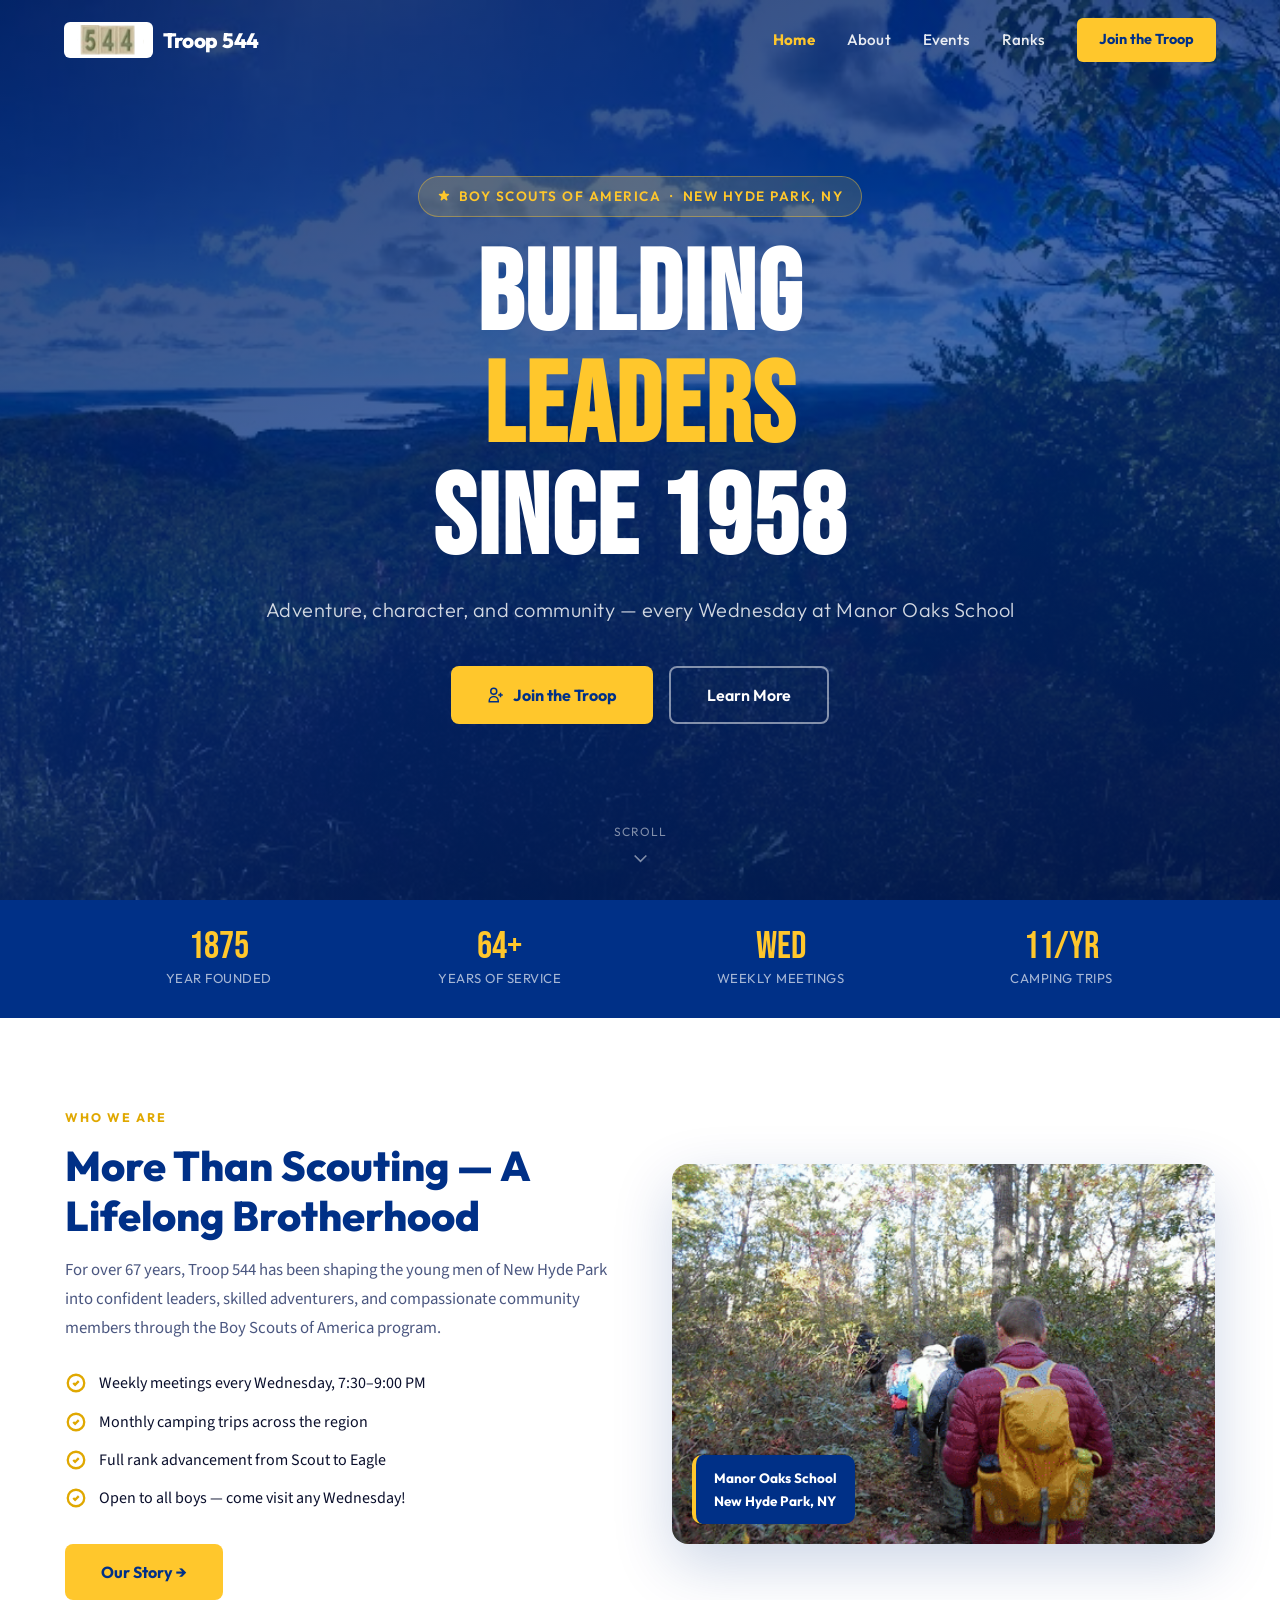
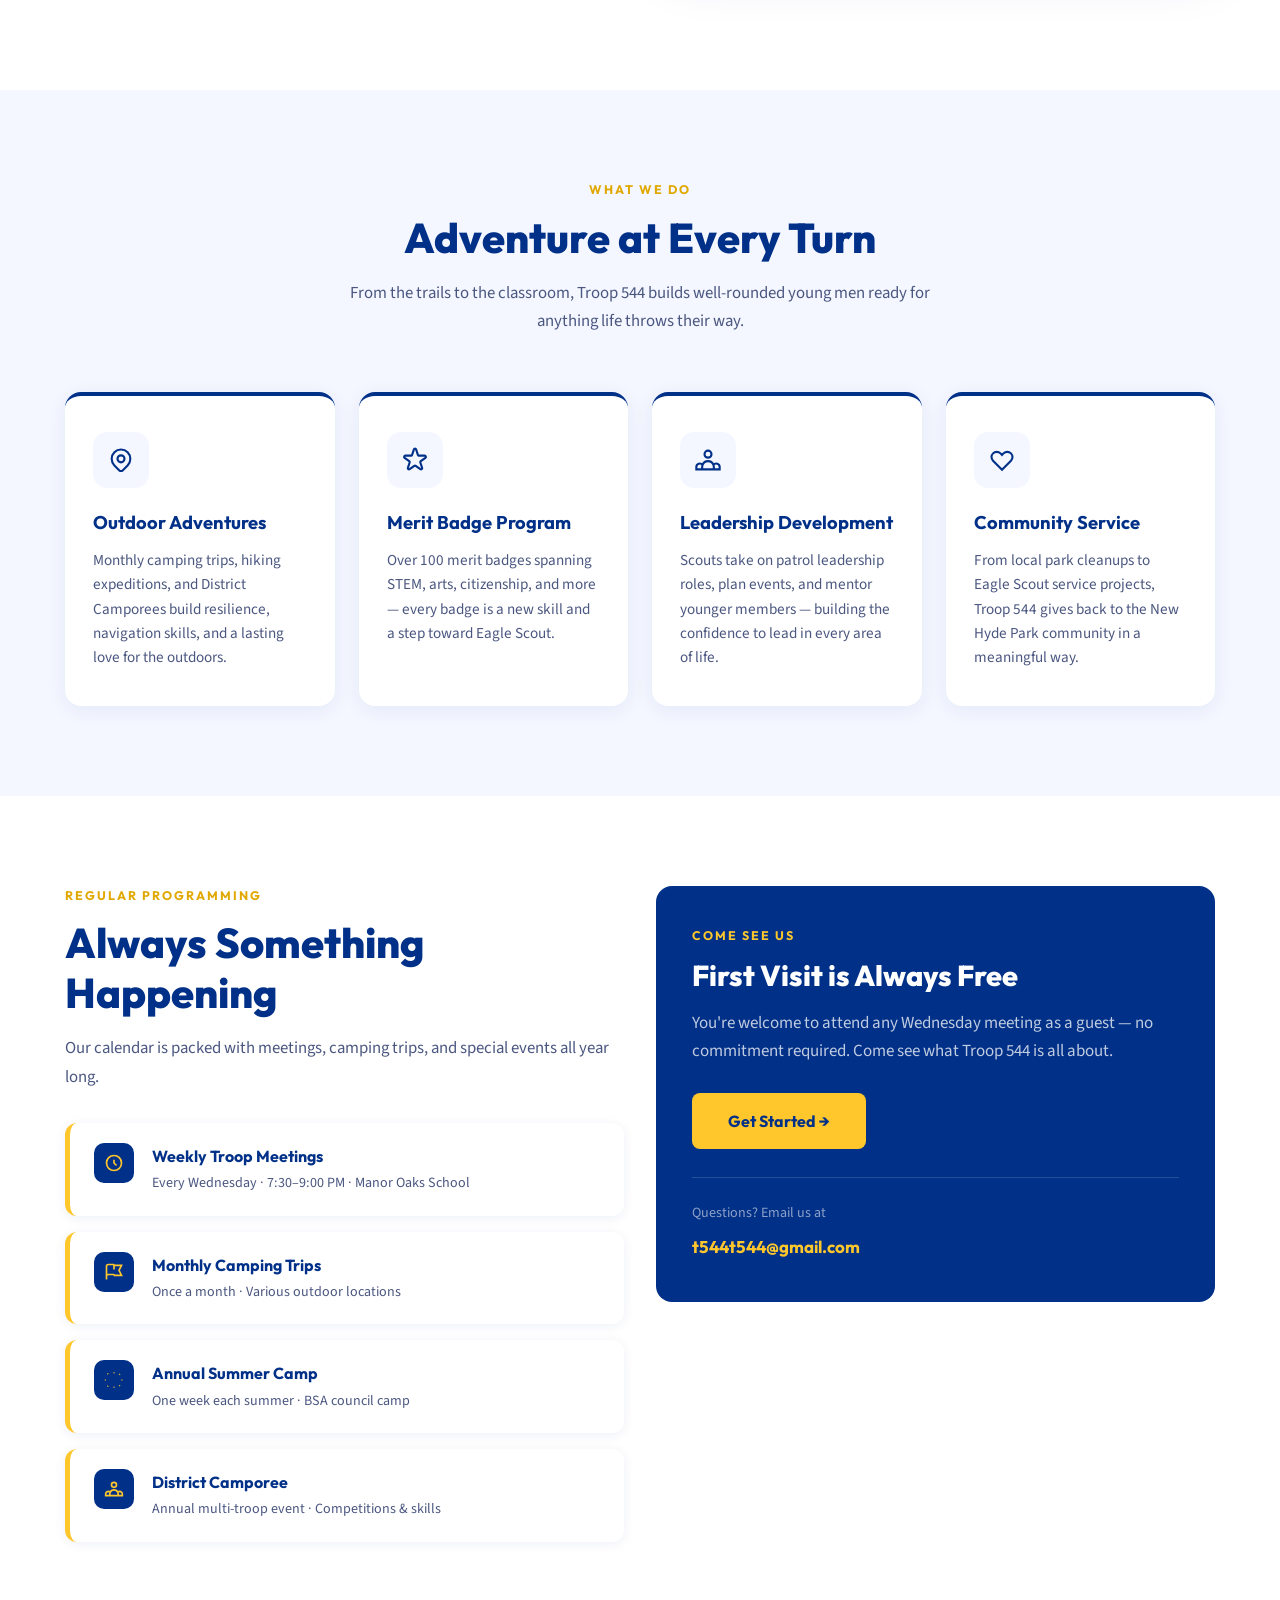
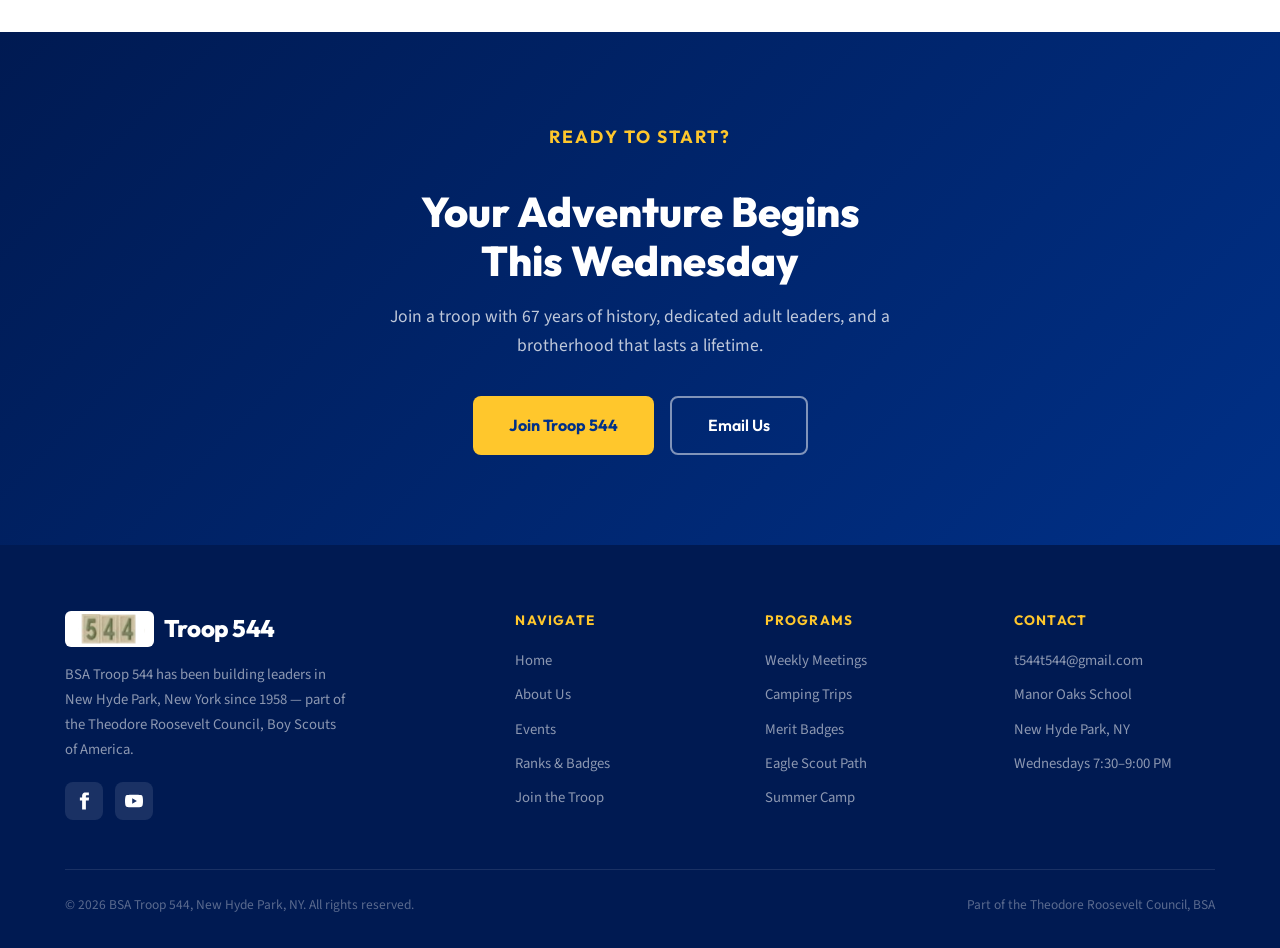
<file: index.html>
<!DOCTYPE html>
<html lang="en">
<head>
  <meta charset="UTF-8">
  <meta name="viewport" content="width=device-width, initial-scale=1.0">
  <title>Troop 544 — Building Leaders Since 1958</title>
  <meta name="description" content="BSA Troop 544 is a Boy Scout troop in New Hyde Park, NY. Weekly meetings, monthly camping, and a lifelong brotherhood since 1958.">
  <link rel="stylesheet" href="style.css">
</head>
<body>

<!-- ── NAVBAR ─────────────────────────────────────────── -->
<nav id="navbar">
  <div class="nav-inner">
    <a href="index.html" class="nav-logo">
      <img src="assets/logo-544.png" alt="Troop 544 Logo">
      Troop 544
    </a>
    <div class="nav-links">
      <a href="index.html" class="nav-link" data-page="index.html">Home</a>
      <a href="about.html" class="nav-link" data-page="about.html">About</a>
      <a href="events.html" class="nav-link" data-page="events.html">Events</a>
      <a href="ranks.html" class="nav-link" data-page="ranks.html">Ranks</a>
      <a href="join.html" class="nav-cta" data-page="join.html">Join the Troop</a>
    </div>
    <button class="hamburger" id="menu-btn" aria-label="Open menu">
      <span></span><span></span><span></span>
    </button>
  </div>
</nav>

<!-- Mobile Menu -->
<div id="mobile-menu">
  <button id="menu-close" style="position:absolute;top:24px;right:24px;background:none;border:none;color:white;font-size:2rem;cursor:pointer;" aria-label="Close menu">✕</button>
  <a href="index.html">Home</a>
  <a href="about.html">About</a>
  <a href="events.html">Events</a>
  <a href="ranks.html">Ranks & Badges</a>
  <a href="join.html">Join the Troop →</a>
</div>

<!-- ── HERO ───────────────────────────────────────────── -->
<section class="hero" aria-label="Hero section">
  <div class="hero-bg"></div>
  <div class="hero-overlay"></div>
  <div class="hero-content">
    <div class="hero-badge">
      <svg width="14" height="14" fill="currentColor" viewBox="0 0 20 20"><path d="M9.049 2.927c.3-.921 1.603-.921 1.902 0l1.07 3.292a1 1 0 00.95.69h3.462c.969 0 1.371 1.24.588 1.81l-2.8 2.034a1 1 0 00-.364 1.118l1.07 3.292c.3.921-.755 1.688-1.54 1.118l-2.8-2.034a1 1 0 00-1.175 0l-2.8 2.034c-.784.57-1.838-.197-1.539-1.118l1.07-3.292a1 1 0 00-.364-1.118L2.98 8.72c-.783-.57-.38-1.81.588-1.81h3.461a1 1 0 00.951-.69l1.07-3.292z"/></svg>
      Boy Scouts of America &nbsp;·&nbsp; New Hyde Park, NY
    </div>
    <h1 class="hero-title">BUILDING<br><span>LEADERS</span><br>SINCE 1958</h1>
    <p class="hero-subtitle">Adventure, character, and community — every Wednesday at Manor Oaks School</p>
    <div class="hero-buttons">
      <a href="join.html" class="btn-primary">
        <svg width="18" height="18" fill="none" stroke="currentColor" stroke-width="2" viewBox="0 0 24 24"><path d="M18 9v3m0 0v3m0-3h3m-3 0h-3m-2-5a4 4 0 11-8 0 4 4 0 018 0zM3 20a6 6 0 0112 0v1H3v-1z"/></svg>
        Join the Troop
      </a>
      <a href="about.html" class="btn-secondary">Learn More</a>
    </div>
  </div>
  <div class="hero-scroll" aria-hidden="true">
    <span>Scroll</span>
    <svg fill="none" stroke="currentColor" stroke-width="2" viewBox="0 0 24 24"><path d="M19 9l-7 7-7-7"/></svg>
  </div>
</section>

<!-- ── STATS BAR ───────────────────────────────────────── -->
<div class="stats-bar">
  <div class="stats-inner">
    <div class="stat-item reveal">
      <div class="stat-number" data-count="1958" data-suffix="">1958</div>
      <div class="stat-label">Year Founded</div>
    </div>
    <div class="stat-item reveal delay-1">
      <div class="stat-number" data-count="67" data-suffix="+">0+</div>
      <div class="stat-label">Years of Service</div>
    </div>
    <div class="stat-item reveal delay-2">
      <div class="stat-number">Wed</div>
      <div class="stat-label">Weekly Meetings</div>
    </div>
    <div class="stat-item reveal delay-3">
      <div class="stat-number" data-count="12" data-suffix="/yr">0/yr</div>
      <div class="stat-label">Camping Trips</div>
    </div>
  </div>
</div>

<!-- ── ABOUT TEASER ───────────────────────────────────── -->
<section style="background: white; padding: 90px 24px;">
  <div class="section-inner">
    <div class="about-grid">
      <div class="about-text reveal-left">
        <p class="section-tag">Who We Are</p>
        <h2 class="section-title">More Than Scouting — A Lifelong Brotherhood</h2>
        <p class="section-sub">For over 67 years, Troop 544 has been shaping the young men of New Hyde Park into confident leaders, skilled adventurers, and compassionate community members through the Boy Scouts of America program.</p>
        <ul class="check-list">
          <li>
            <svg width="22" height="22" fill="none" stroke="currentColor" stroke-width="2.5" viewBox="0 0 24 24"><path d="M9 12l2 2 4-4m6 2a9 9 0 11-18 0 9 9 0 0118 0z"/></svg>
            Weekly meetings every Wednesday, 7:30–9:00 PM
          </li>
          <li>
            <svg width="22" height="22" fill="none" stroke="currentColor" stroke-width="2.5" viewBox="0 0 24 24"><path d="M9 12l2 2 4-4m6 2a9 9 0 11-18 0 9 9 0 0118 0z"/></svg>
            Monthly camping trips across the region
          </li>
          <li>
            <svg width="22" height="22" fill="none" stroke="currentColor" stroke-width="2.5" viewBox="0 0 24 24"><path d="M9 12l2 2 4-4m6 2a9 9 0 11-18 0 9 9 0 0118 0z"/></svg>
            Full rank advancement from Scout to Eagle
          </li>
          <li>
            <svg width="22" height="22" fill="none" stroke="currentColor" stroke-width="2.5" viewBox="0 0 24 24"><path d="M9 12l2 2 4-4m6 2a9 9 0 11-18 0 9 9 0 0118 0z"/></svg>
            Open to all boys — come visit any Wednesday!
          </li>
        </ul>
        <a href="about.html" class="btn-primary" style="display:inline-flex;">Our Story →</a>
      </div>
      <div class="about-img-wrap reveal-right">
        <img src="assets/scouts-hiking.gif" alt="Scouts hiking in the woods" loading="lazy">
        <div class="about-img-badge">
          <strong>Manor Oaks School</strong><br>New Hyde Park, NY
        </div>
      </div>
    </div>
  </div>
</section>

<!-- ── ACTIVITIES ─────────────────────────────────────── -->
<section class="activities">
  <div class="section-inner">
    <div class="activities-header">
      <p class="section-tag reveal">What We Do</p>
      <h2 class="section-title reveal">Adventure at Every Turn</h2>
      <p class="section-sub reveal">From the trails to the classroom, Troop 544 builds well-rounded young men ready for anything life throws their way.</p>
    </div>
    <div class="cards-grid">
      <div class="activity-card reveal">
        <div class="card-icon">
          <svg fill="none" stroke="currentColor" stroke-width="1.8" viewBox="0 0 24 24"><path d="M17.657 16.657L13.414 20.9a1.998 1.998 0 01-2.827 0l-4.244-4.243a8 8 0 1111.314 0z"/><path d="M15 11a3 3 0 11-6 0 3 3 0 016 0z"/></svg>
        </div>
        <h3 class="card-title">Outdoor Adventures</h3>
        <p class="card-desc">Monthly camping trips, hiking expeditions, and District Camporees build resilience, navigation skills, and a lasting love for the outdoors.</p>
      </div>
      <div class="activity-card reveal delay-1">
        <div class="card-icon">
          <svg fill="none" stroke="currentColor" stroke-width="1.8" viewBox="0 0 24 24"><path d="M11.049 2.927c.3-.921 1.603-.921 1.902 0l1.519 4.674a1 1 0 00.95.69h4.915c.969 0 1.371 1.24.588 1.81l-3.976 2.888a1 1 0 00-.363 1.118l1.518 4.674c.3.922-.755 1.688-1.538 1.118l-3.976-2.888a1 1 0 00-1.176 0l-3.976 2.888c-.783.57-1.838-.197-1.538-1.118l1.518-4.674a1 1 0 00-.363-1.118l-3.976-2.888c-.784-.57-.38-1.81.588-1.81h4.914a1 1 0 00.951-.69l1.519-4.674z"/></svg>
        </div>
        <h3 class="card-title">Merit Badge Program</h3>
        <p class="card-desc">Over 100 merit badges spanning STEM, arts, citizenship, and more — every badge is a new skill and a step toward Eagle Scout.</p>
      </div>
      <div class="activity-card reveal delay-2">
        <div class="card-icon">
          <svg fill="none" stroke="currentColor" stroke-width="1.8" viewBox="0 0 24 24"><path d="M17 20h5v-2a3 3 0 00-5.356-1.857M17 20H7m10 0v-2c0-.656-.126-1.283-.356-1.857M7 20H2v-2a3 3 0 015.356-1.857M7 20v-2c0-.656.126-1.283.356-1.857m0 0a5.002 5.002 0 019.288 0M15 7a3 3 0 11-6 0 3 3 0 016 0z"/></svg>
        </div>
        <h3 class="card-title">Leadership Development</h3>
        <p class="card-desc">Scouts take on patrol leadership roles, plan events, and mentor younger members — building the confidence to lead in every area of life.</p>
      </div>
      <div class="activity-card reveal delay-3">
        <div class="card-icon">
          <svg fill="none" stroke="currentColor" stroke-width="1.8" viewBox="0 0 24 24"><path d="M4.318 6.318a4.5 4.5 0 000 6.364L12 20.364l7.682-7.682a4.5 4.5 0 00-6.364-6.364L12 7.636l-1.318-1.318a4.5 4.5 0 00-6.364 0z"/></svg>
        </div>
        <h3 class="card-title">Community Service</h3>
        <p class="card-desc">From local park cleanups to Eagle Scout service projects, Troop 544 gives back to the New Hyde Park community in a meaningful way.</p>
      </div>
    </div>
  </div>
</section>

<!-- ── EVENTS PREVIEW ──────────────────────────────────── -->
<section style="background: white;">
  <div class="section-inner">
    <div class="events-grid">
      <div>
        <p class="section-tag reveal">Regular Programming</p>
        <h2 class="section-title reveal">Always Something Happening</h2>
        <p class="section-sub reveal" style="margin-bottom: 32px;">Our calendar is packed with meetings, camping trips, and special events all year long.</p>
        <div class="event-list">
          <div class="event-item reveal">
            <div class="event-dot">
              <svg fill="none" stroke="currentColor" stroke-width="2" viewBox="0 0 24 24"><path d="M12 8v4l3 3m6-3a9 9 0 11-18 0 9 9 0 0118 0z"/></svg>
            </div>
            <div>
              <div class="event-name">Weekly Troop Meetings</div>
              <div class="event-time">Every Wednesday · 7:30–9:00 PM · Manor Oaks School</div>
            </div>
          </div>
          <div class="event-item reveal delay-1">
            <div class="event-dot">
              <svg fill="none" stroke="currentColor" stroke-width="2" viewBox="0 0 24 24"><path d="M3 21v-4m0 0V5a2 2 0 012-2h6.5l1 1H21l-3 6 3 6h-8.5l-1-1H5a2 2 0 00-2 2zm9-13.5V9"/></svg>
            </div>
            <div>
              <div class="event-name">Monthly Camping Trips</div>
              <div class="event-time">Once a month · Various outdoor locations</div>
            </div>
          </div>
          <div class="event-item reveal delay-2">
            <div class="event-dot">
              <svg fill="none" stroke="currentColor" stroke-width="2" viewBox="0 0 24 24"><path d="M12 3v1m0 16v1M4.22 4.22l.707.707M18.364 18.364l.707.707M1 12h1M21 12h1M4.22 19.778l.707-.707M18.364 5.636l.707-.707"/></svg>
            </div>
            <div>
              <div class="event-name">Annual Summer Camp</div>
              <div class="event-time">One week each summer · BSA council camp</div>
            </div>
          </div>
          <div class="event-item reveal delay-3">
            <div class="event-dot">
              <svg fill="none" stroke="currentColor" stroke-width="2" viewBox="0 0 24 24"><path d="M17 20h5v-2a3 3 0 00-5.356-1.857M17 20H7m10 0v-2c0-.656-.126-1.283-.356-1.857M7 20H2v-2a3 3 0 015.356-1.857M7 20v-2c0-.656.126-1.283.356-1.857m0 0a5.002 5.002 0 019.288 0M15 7a3 3 0 11-6 0 3 3 0 016 0z"/></svg>
            </div>
            <div>
              <div class="event-name">District Camporee</div>
              <div class="event-time">Annual multi-troop event · Competitions & skills</div>
            </div>
          </div>
        </div>
      </div>
      <div class="events-cta-box reveal-right">
        <p class="section-tag" style="color: var(--gold); margin-bottom: 12px;">Come See Us</p>
        <h3 class="section-title" style="color: white; font-size: 1.8rem; margin-bottom: 16px;">First Visit is Always Free</h3>
        <p style="margin-bottom: 28px;">You're welcome to attend any Wednesday meeting as a guest — no commitment required. Come see what Troop 544 is all about.</p>
        <a href="join.html" class="btn-primary" style="display:inline-flex;">Get Started →</a>
        <div style="margin-top: 28px; padding-top: 24px; border-top: 1px solid rgba(255,255,255,0.15);">
          <p style="font-size: 0.88rem; color: rgba(255,255,255,0.55); margin-bottom: 8px;">Questions? Email us at</p>
          <a href="mailto:t544t544@gmail.com" style="color: var(--gold); font-weight: 700; font-family: 'Outfit', sans-serif;">t544t544@gmail.com</a>
        </div>
      </div>
    </div>
  </div>
</section>

<!-- ── JOIN CTA ────────────────────────────────────────── -->
<section class="join-cta">
  <div class="section-inner" style="text-align: center;">
    <p class="section-tag reveal">Ready to Start?</p>
    <h2 class="section-title reveal" style="color: white; margin-bottom: 16px;">Your Adventure Begins<br>This Wednesday</h2>
    <p class="reveal" style="color: rgba(255,255,255,0.75); font-size: 1.1rem; max-width: 580px; margin: 0 auto 36px;">Join a troop with 67 years of history, dedicated adult leaders, and a brotherhood that lasts a lifetime.</p>
    <div class="hero-buttons reveal" style="margin-bottom: 0;">
      <a href="join.html" class="btn-primary">Join Troop 544</a>
      <a href="mailto:t544t544@gmail.com" class="btn-secondary">Email Us</a>
    </div>
  </div>
</section>

<!-- ── FOOTER ─────────────────────────────────────────── -->
<footer>
  <div class="footer-inner">
    <div class="footer-grid">
      <div class="footer-brand">
        <div class="nav-logo" style="margin-bottom: 14px;">
          <img src="assets/logo-544.png" alt="Troop 544" style="height: 36px;">
          Troop 544
        </div>
        <p>BSA Troop 544 has been building leaders in New Hyde Park, New York since 1958 — part of the Theodore Roosevelt Council, Boy Scouts of America.</p>
        <div class="footer-socials">
          <a href="http://www.facebook.com/BSATroop544" target="_blank" rel="noopener" class="social-btn" aria-label="Facebook">
            <svg fill="currentColor" viewBox="0 0 24 24"><path d="M18.77 7.46H14.5v-1.9c0-.9.6-1.1 1-1.1h3V.5h-4.33C10.24.5 9.5 3.44 9.5 5.32v2.15h-3v4h3v12h5v-12h3.85l.42-4z"/></svg>
          </a>
          <a href="http://www.youtube.com/user/BSATroop544" target="_blank" rel="noopener" class="social-btn" aria-label="YouTube">
            <svg fill="currentColor" viewBox="0 0 24 24"><path d="M23.495 6.205a3.007 3.007 0 00-2.088-2.088c-1.87-.501-9.396-.501-9.396-.501s-7.507-.01-9.396.501A3.007 3.007 0 00.527 6.205a31.247 31.247 0 00-.522 5.805 31.247 31.247 0 00.522 5.783 3.007 3.007 0 002.088 2.088c1.868.502 9.396.502 9.396.502s7.506 0 9.396-.502a3.007 3.007 0 002.088-2.088 31.247 31.247 0 00.5-5.783 31.247 31.247 0 00-.5-5.805zM9.609 15.601V8.408l6.264 3.602z"/></svg>
          </a>
        </div>
      </div>
      <div class="footer-col">
        <h4>Navigate</h4>
        <a href="index.html">Home</a>
        <a href="about.html">About Us</a>
        <a href="events.html">Events</a>
        <a href="ranks.html">Ranks & Badges</a>
        <a href="join.html">Join the Troop</a>
      </div>
      <div class="footer-col">
        <h4>Programs</h4>
        <p>Weekly Meetings</p>
        <p>Camping Trips</p>
        <p>Merit Badges</p>
        <p>Eagle Scout Path</p>
        <p>Summer Camp</p>
      </div>
      <div class="footer-col">
        <h4>Contact</h4>
        <a href="mailto:t544t544@gmail.com">t544t544@gmail.com</a>
        <p>Manor Oaks School</p>
        <p>New Hyde Park, NY</p>
        <p>Wednesdays 7:30–9:00 PM</p>
      </div>
    </div>
    <div class="footer-bottom">
      <span>© 2026 BSA Troop 544, New Hyde Park, NY. All rights reserved.</span>
      <span>Part of the Theodore Roosevelt Council, BSA</span>
    </div>
  </div>
</footer>

<script src="app.js"></script>
</body>
</html>
</file>
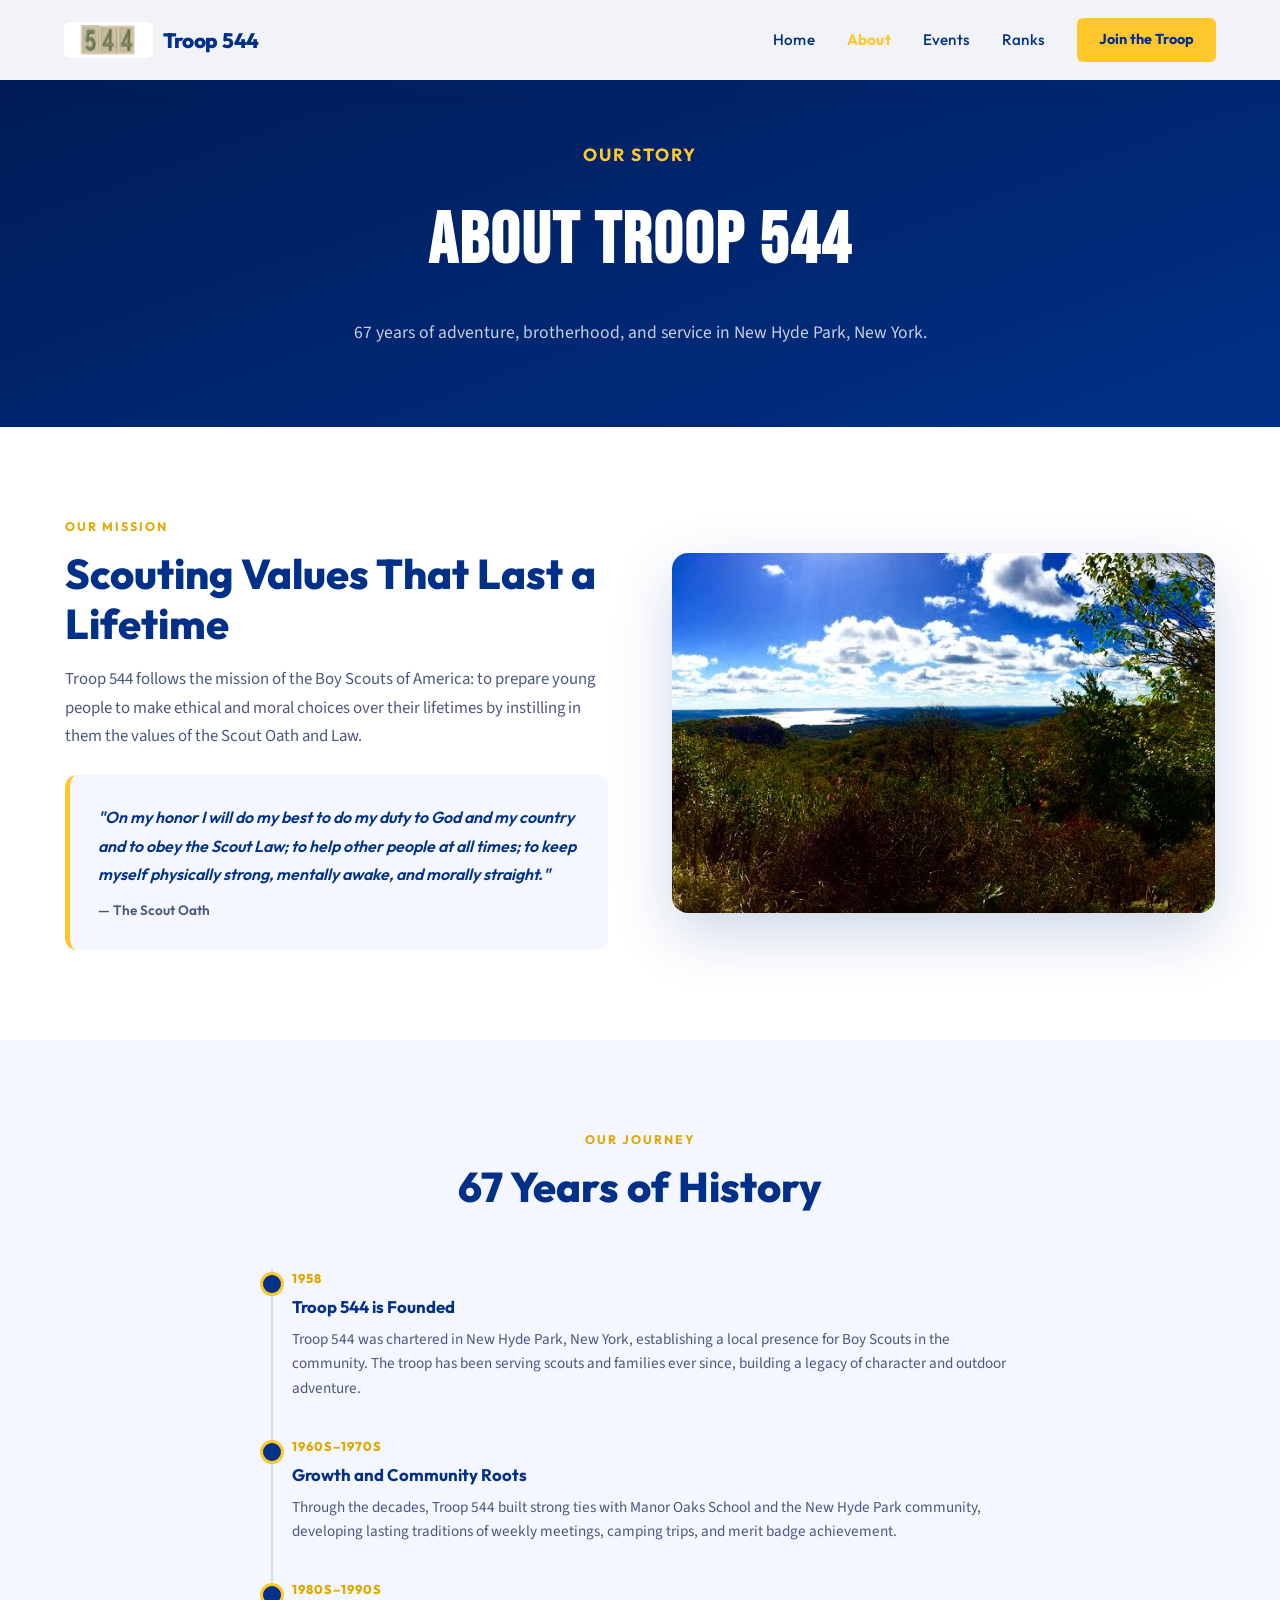
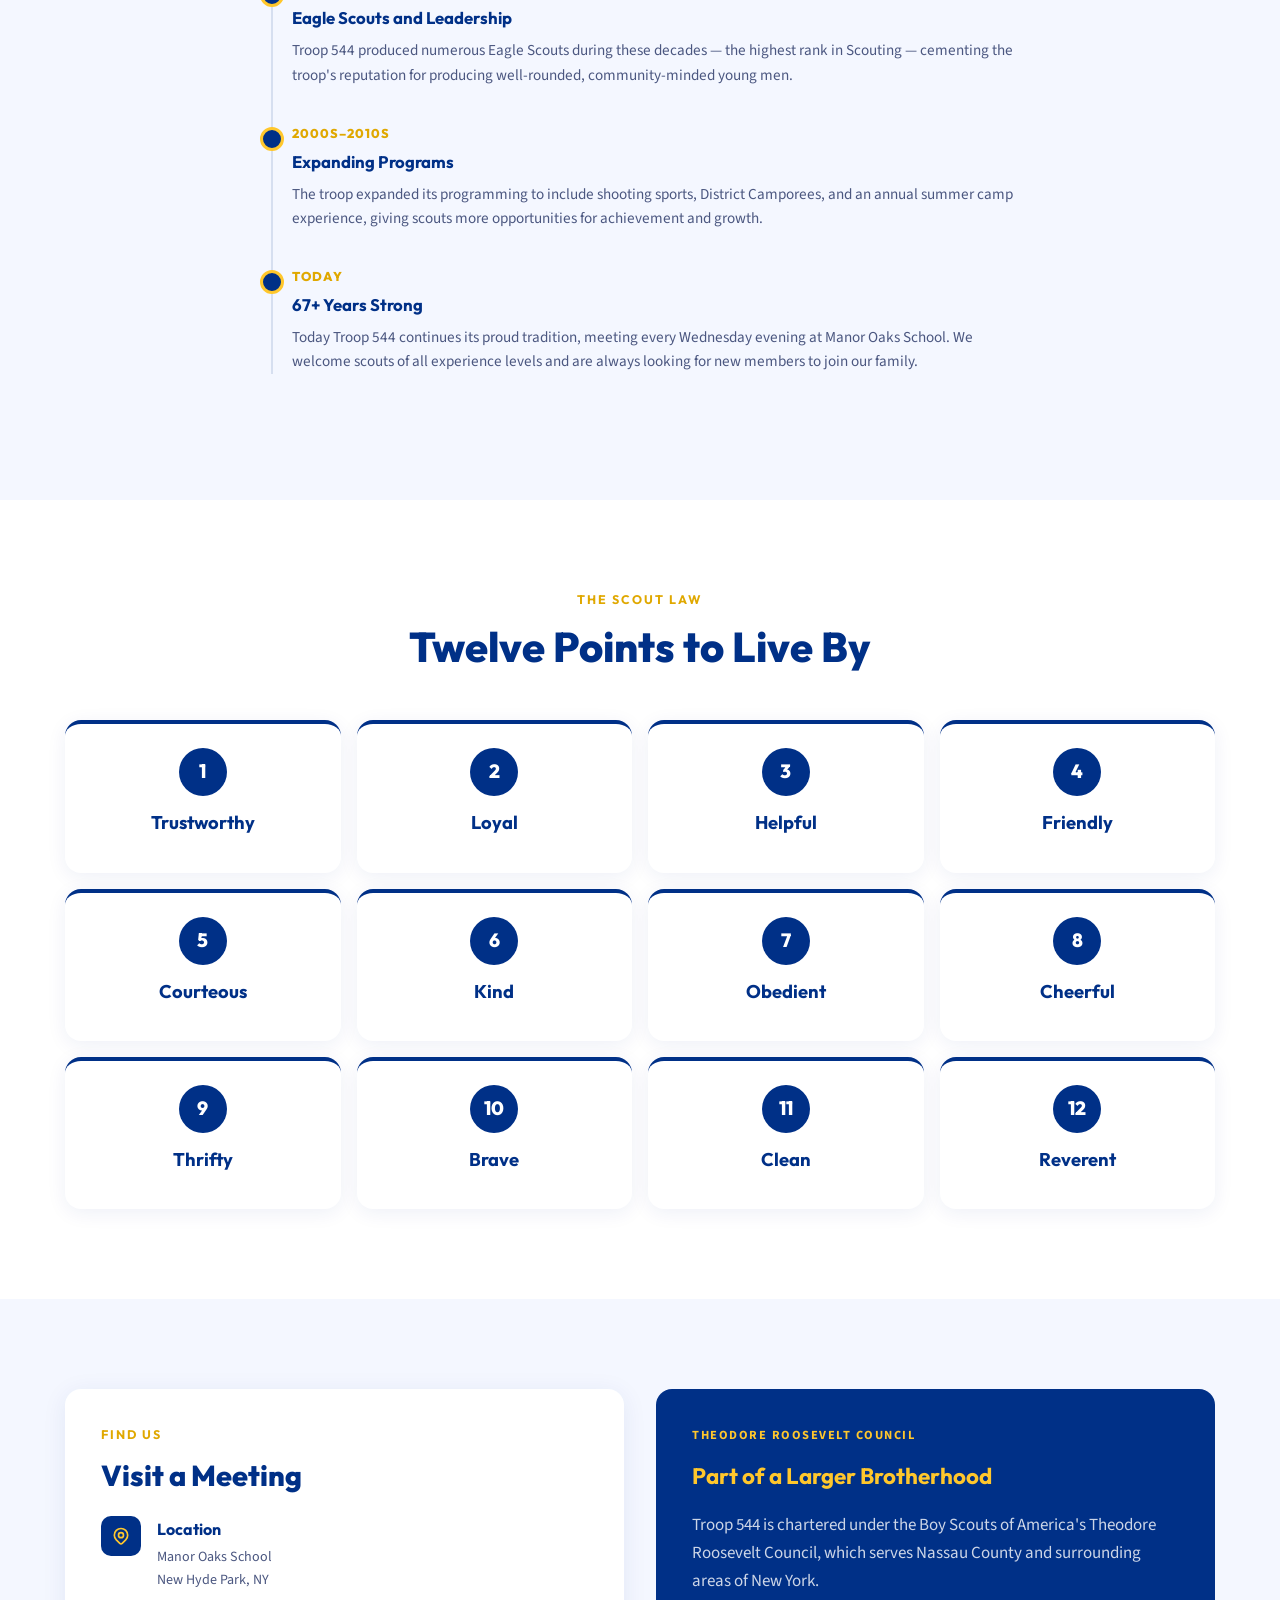
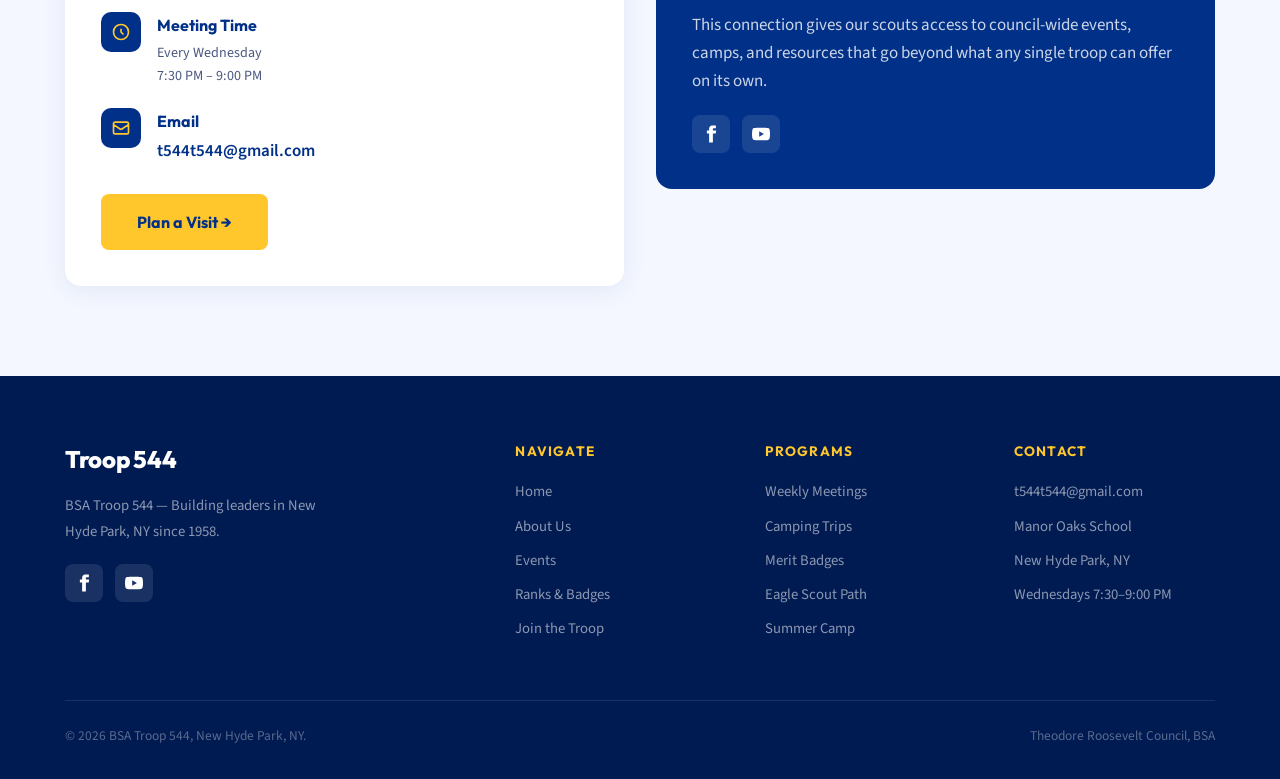
<file: about.html>
<!DOCTYPE html>
<html lang="en">
<head>
  <meta charset="UTF-8">
  <meta name="viewport" content="width=device-width, initial-scale=1.0">
  <title>About — Troop 544 | New Hyde Park, NY</title>
  <meta name="description" content="Learn about BSA Troop 544's 67-year history in New Hyde Park, NY. Our mission, values, and what makes our troop special.">
  <link rel="stylesheet" href="style.css">
</head>
<body>

<nav id="navbar" class="dark-nav">
  <div class="nav-inner">
    <a href="index.html" class="nav-logo">
      <img src="assets/logo-544.png" alt="Troop 544">
      Troop 544
    </a>
    <div class="nav-links">
      <a href="index.html" class="nav-link" data-page="index.html">Home</a>
      <a href="about.html" class="nav-link" data-page="about.html">About</a>
      <a href="events.html" class="nav-link" data-page="events.html">Events</a>
      <a href="ranks.html" class="nav-link" data-page="ranks.html">Ranks</a>
      <a href="join.html" class="nav-cta">Join the Troop</a>
    </div>
    <button class="hamburger" id="menu-btn" aria-label="Open menu"><span></span><span></span><span></span></button>
  </div>
</nav>
<div id="mobile-menu">
  <button id="menu-close" style="position:absolute;top:24px;right:24px;background:none;border:none;color:white;font-size:2rem;cursor:pointer;" aria-label="Close">✕</button>
  <a href="index.html">Home</a>
  <a href="about.html">About</a>
  <a href="events.html">Events</a>
  <a href="ranks.html">Ranks & Badges</a>
  <a href="join.html">Join the Troop →</a>
</div>

<!-- ── PAGE HERO ──────────────────────────────────────── -->
<div class="page-hero">
  <p class="section-tag reveal">Our Story</p>
  <h1 class="reveal">About Troop 544</h1>
  <p class="reveal">67 years of adventure, brotherhood, and service in New Hyde Park, New York.</p>
</div>

<!-- ── MISSION ───────────────────────────────────────── -->
<section style="background: white;">
  <div class="section-inner">
    <div class="about-grid">
      <div class="reveal-left">
        <p class="section-tag">Our Mission</p>
        <h2 class="section-title">Scouting Values That Last a Lifetime</h2>
        <p class="section-sub" style="margin-bottom: 24px;">Troop 544 follows the mission of the Boy Scouts of America: to prepare young people to make ethical and moral choices over their lifetimes by instilling in them the values of the Scout Oath and Law.</p>
        <div style="background: var(--light); border-radius: 12px; padding: 28px; border-left: 5px solid var(--gold);">
          <p style="font-family: 'Outfit', sans-serif; font-weight: 600; color: var(--navy); font-size: 1rem; line-height: 1.8; font-style: italic;">"On my honor I will do my best to do my duty to God and my country and to obey the Scout Law; to help other people at all times; to keep myself physically strong, mentally awake, and morally straight."</p>
          <p style="font-size: 0.85rem; color: var(--muted); margin-top: 10px; font-family: 'Outfit', sans-serif; font-weight: 600;">— The Scout Oath</p>
        </div>
      </div>
      <div class="reveal-right">
        <img src="assets/hero-mountain-lake.jpg" alt="Scenic mountain lake — the kind of places Troop 544 explores" style="border-radius: 16px; box-shadow: 0 20px 60px rgba(0,48,135,0.2); width: 100%; height: 360px; object-fit: cover;">
      </div>
    </div>
  </div>
</section>

<!-- ── HISTORY TIMELINE ───────────────────────────────── -->
<section style="background: var(--light);">
  <div class="section-inner">
    <div style="max-width: 760px; margin: 0 auto;">
      <p class="section-tag reveal" style="text-align: center;">Our Journey</p>
      <h2 class="section-title reveal" style="text-align: center; margin-bottom: 56px;">67 Years of History</h2>
      <div class="timeline">
        <div class="timeline-item reveal">
          <div class="timeline-dot"></div>
          <div class="timeline-year">1958</div>
          <h3>Troop 544 is Founded</h3>
          <p>Troop 544 was chartered in New Hyde Park, New York, establishing a local presence for Boy Scouts in the community. The troop has been serving scouts and families ever since, building a legacy of character and outdoor adventure.</p>
        </div>
        <div class="timeline-item reveal">
          <div class="timeline-dot"></div>
          <div class="timeline-year">1960s–1970s</div>
          <h3>Growth and Community Roots</h3>
          <p>Through the decades, Troop 544 built strong ties with Manor Oaks School and the New Hyde Park community, developing lasting traditions of weekly meetings, camping trips, and merit badge achievement.</p>
        </div>
        <div class="timeline-item reveal">
          <div class="timeline-dot"></div>
          <div class="timeline-year">1980s–1990s</div>
          <h3>Eagle Scouts and Leadership</h3>
          <p>Troop 544 produced numerous Eagle Scouts during these decades — the highest rank in Scouting — cementing the troop's reputation for producing well-rounded, community-minded young men.</p>
        </div>
        <div class="timeline-item reveal">
          <div class="timeline-dot"></div>
          <div class="timeline-year">2000s–2010s</div>
          <h3>Expanding Programs</h3>
          <p>The troop expanded its programming to include shooting sports, District Camporees, and an annual summer camp experience, giving scouts more opportunities for achievement and growth.</p>
        </div>
        <div class="timeline-item reveal">
          <div class="timeline-dot"></div>
          <div class="timeline-year">Today</div>
          <h3>67+ Years Strong</h3>
          <p>Today Troop 544 continues its proud tradition, meeting every Wednesday evening at Manor Oaks School. We welcome scouts of all experience levels and are always looking for new members to join our family.</p>
        </div>
      </div>
    </div>
  </div>
</section>

<!-- ── SCOUT LAW ──────────────────────────────────────── -->
<section style="background: white;">
  <div class="section-inner">
    <p class="section-tag reveal" style="text-align: center;">The Scout Law</p>
    <h2 class="section-title reveal" style="text-align: center; margin-bottom: 48px;">Twelve Points to Live By</h2>
    <div style="display: grid; grid-template-columns: repeat(4, 1fr); gap: 16px;" class="scout-law-grid">
      <div class="activity-card reveal" style="text-align: center; padding: 24px 16px;">
        <div class="rank-num" style="margin: 0 auto 12px;">1</div>
        <div class="card-title">Trustworthy</div>
      </div>
      <div class="activity-card reveal delay-1" style="text-align: center; padding: 24px 16px;">
        <div class="rank-num" style="margin: 0 auto 12px;">2</div>
        <div class="card-title">Loyal</div>
      </div>
      <div class="activity-card reveal delay-2" style="text-align: center; padding: 24px 16px;">
        <div class="rank-num" style="margin: 0 auto 12px;">3</div>
        <div class="card-title">Helpful</div>
      </div>
      <div class="activity-card reveal delay-3" style="text-align: center; padding: 24px 16px;">
        <div class="rank-num" style="margin: 0 auto 12px;">4</div>
        <div class="card-title">Friendly</div>
      </div>
      <div class="activity-card reveal" style="text-align: center; padding: 24px 16px;">
        <div class="rank-num" style="margin: 0 auto 12px;">5</div>
        <div class="card-title">Courteous</div>
      </div>
      <div class="activity-card reveal delay-1" style="text-align: center; padding: 24px 16px;">
        <div class="rank-num" style="margin: 0 auto 12px;">6</div>
        <div class="card-title">Kind</div>
      </div>
      <div class="activity-card reveal delay-2" style="text-align: center; padding: 24px 16px;">
        <div class="rank-num" style="margin: 0 auto 12px;">7</div>
        <div class="card-title">Obedient</div>
      </div>
      <div class="activity-card reveal delay-3" style="text-align: center; padding: 24px 16px;">
        <div class="rank-num" style="margin: 0 auto 12px;">8</div>
        <div class="card-title">Cheerful</div>
      </div>
      <div class="activity-card reveal" style="text-align: center; padding: 24px 16px;">
        <div class="rank-num" style="margin: 0 auto 12px;">9</div>
        <div class="card-title">Thrifty</div>
      </div>
      <div class="activity-card reveal delay-1" style="text-align: center; padding: 24px 16px;">
        <div class="rank-num" style="margin: 0 auto 12px;">10</div>
        <div class="card-title">Brave</div>
      </div>
      <div class="activity-card reveal delay-2" style="text-align: center; padding: 24px 16px;">
        <div class="rank-num" style="margin: 0 auto 12px;">11</div>
        <div class="card-title">Clean</div>
      </div>
      <div class="activity-card reveal delay-3" style="text-align: center; padding: 24px 16px;">
        <div class="rank-num" style="margin: 0 auto 12px;">12</div>
        <div class="card-title">Reverent</div>
      </div>
    </div>
  </div>
</section>

<!-- ── CONTACT INFO ───────────────────────────────────── -->
<section style="background: var(--light);">
  <div class="section-inner">
    <div style="display: grid; grid-template-columns: 1fr 1fr; gap: 32px; align-items: start;" class="contact-grid">
      <div class="info-card reveal-left">
        <p class="section-tag">Find Us</p>
        <h2 class="section-title" style="font-size: 1.8rem; margin-bottom: 24px;">Visit a Meeting</h2>
        <div style="display: flex; flex-direction: column; gap: 20px;">
          <div style="display: flex; gap: 16px; align-items: flex-start;">
            <div class="event-dot" style="flex-shrink: 0;">
              <svg fill="none" stroke="currentColor" stroke-width="2" viewBox="0 0 24 24" width="20" height="20"><path d="M17.657 16.657L13.414 20.9a1.998 1.998 0 01-2.827 0l-4.244-4.243a8 8 0 1111.314 0z"/><path d="M15 11a3 3 0 11-6 0 3 3 0 016 0z"/></svg>
            </div>
            <div>
              <div class="event-name">Location</div>
              <div class="event-time">Manor Oaks School<br>New Hyde Park, NY</div>
            </div>
          </div>
          <div style="display: flex; gap: 16px; align-items: flex-start;">
            <div class="event-dot" style="flex-shrink: 0;">
              <svg fill="none" stroke="currentColor" stroke-width="2" viewBox="0 0 24 24" width="20" height="20"><path d="M12 8v4l3 3m6-3a9 9 0 11-18 0 9 9 0 0118 0z"/></svg>
            </div>
            <div>
              <div class="event-name">Meeting Time</div>
              <div class="event-time">Every Wednesday<br>7:30 PM – 9:00 PM</div>
            </div>
          </div>
          <div style="display: flex; gap: 16px; align-items: flex-start;">
            <div class="event-dot" style="flex-shrink: 0;">
              <svg fill="none" stroke="currentColor" stroke-width="2" viewBox="0 0 24 24" width="20" height="20"><path d="M3 8l7.89 5.26a2 2 0 002.22 0L21 8M5 19h14a2 2 0 002-2V7a2 2 0 00-2-2H5a2 2 0 00-2 2v10a2 2 0 002 2z"/></svg>
            </div>
            <div>
              <div class="event-name">Email</div>
              <a href="mailto:t544t544@gmail.com" style="color: var(--navy); font-weight: 600;">t544t544@gmail.com</a>
            </div>
          </div>
        </div>
        <div style="margin-top: 28px;">
          <a href="join.html" class="btn-primary" style="display: inline-flex;">Plan a Visit →</a>
        </div>
      </div>
      <div class="info-highlight reveal-right">
        <p style="font-size: 0.78rem; font-weight: 700; letter-spacing: 1.5px; text-transform: uppercase; color: var(--gold); margin-bottom: 12px;">Theodore Roosevelt Council</p>
        <h3 style="font-size: 1.4rem; margin-bottom: 16px;">Part of a Larger Brotherhood</h3>
        <p style="margin-bottom: 16px;">Troop 544 is chartered under the Boy Scouts of America's Theodore Roosevelt Council, which serves Nassau County and surrounding areas of New York.</p>
        <p style="margin-bottom: 16px;">This connection gives our scouts access to council-wide events, camps, and resources that go beyond what any single troop can offer on its own.</p>
        <div class="footer-socials" style="margin-top: 20px;">
          <a href="http://www.facebook.com/BSATroop544" target="_blank" rel="noopener" class="social-btn" aria-label="Facebook"><svg fill="currentColor" viewBox="0 0 24 24"><path d="M18.77 7.46H14.5v-1.9c0-.9.6-1.1 1-1.1h3V.5h-4.33C10.24.5 9.5 3.44 9.5 5.32v2.15h-3v4h3v12h5v-12h3.85l.42-4z"/></svg></a>
          <a href="http://www.youtube.com/user/BSATroop544" target="_blank" rel="noopener" class="social-btn" aria-label="YouTube"><svg fill="currentColor" viewBox="0 0 24 24"><path d="M23.495 6.205a3.007 3.007 0 00-2.088-2.088c-1.87-.501-9.396-.501-9.396-.501s-7.507-.01-9.396.501A3.007 3.007 0 00.527 6.205a31.247 31.247 0 00-.522 5.805 31.247 31.247 0 00.522 5.783 3.007 3.007 0 002.088 2.088c1.868.502 9.396.502 9.396.502s7.506 0 9.396-.502a3.007 3.007 0 002.088-2.088 31.247 31.247 0 00.5-5.783 31.247 31.247 0 00-.5-5.805zM9.609 15.601V8.408l6.264 3.602z"/></svg></a>
        </div>
      </div>
    </div>
  </div>
</section>

<footer>
  <div class="footer-inner">
    <div class="footer-grid">
      <div class="footer-brand">
        <div class="nav-logo" style="margin-bottom: 14px;">Troop 544</div>
        <p>BSA Troop 544 — Building leaders in New Hyde Park, NY since 1958.</p>
        <div class="footer-socials" style="margin-top: 16px;">
          <a href="http://www.facebook.com/BSATroop544" target="_blank" rel="noopener" class="social-btn" aria-label="Facebook"><svg fill="currentColor" viewBox="0 0 24 24"><path d="M18.77 7.46H14.5v-1.9c0-.9.6-1.1 1-1.1h3V.5h-4.33C10.24.5 9.5 3.44 9.5 5.32v2.15h-3v4h3v12h5v-12h3.85l.42-4z"/></svg></a>
          <a href="http://www.youtube.com/user/BSATroop544" target="_blank" rel="noopener" class="social-btn" aria-label="YouTube"><svg fill="currentColor" viewBox="0 0 24 24"><path d="M23.495 6.205a3.007 3.007 0 00-2.088-2.088c-1.87-.501-9.396-.501-9.396-.501s-7.507-.01-9.396.501A3.007 3.007 0 00.527 6.205a31.247 31.247 0 00-.522 5.805 31.247 31.247 0 00.522 5.783 3.007 3.007 0 002.088 2.088c1.868.502 9.396.502 9.396.502s7.506 0 9.396-.502a3.007 3.007 0 002.088-2.088 31.247 31.247 0 00.5-5.783 31.247 31.247 0 00-.5-5.805zM9.609 15.601V8.408l6.264 3.602z"/></svg></a>
        </div>
      </div>
      <div class="footer-col"><h4>Navigate</h4><a href="index.html">Home</a><a href="about.html">About Us</a><a href="events.html">Events</a><a href="ranks.html">Ranks & Badges</a><a href="join.html">Join the Troop</a></div>
      <div class="footer-col"><h4>Programs</h4><p>Weekly Meetings</p><p>Camping Trips</p><p>Merit Badges</p><p>Eagle Scout Path</p><p>Summer Camp</p></div>
      <div class="footer-col"><h4>Contact</h4><a href="mailto:t544t544@gmail.com">t544t544@gmail.com</a><p>Manor Oaks School</p><p>New Hyde Park, NY</p><p>Wednesdays 7:30–9:00 PM</p></div>
    </div>
    <div class="footer-bottom">
      <span>© 2026 BSA Troop 544, New Hyde Park, NY.</span>
      <span>Theodore Roosevelt Council, BSA</span>
    </div>
  </div>
</footer>

<style>
  @media (max-width: 768px) {
    .scout-law-grid { grid-template-columns: repeat(3, 1fr) !important; }
    .contact-grid { grid-template-columns: 1fr !important; }
  }
</style>
<script src="app.js"></script>
</body>
</html>
</file>
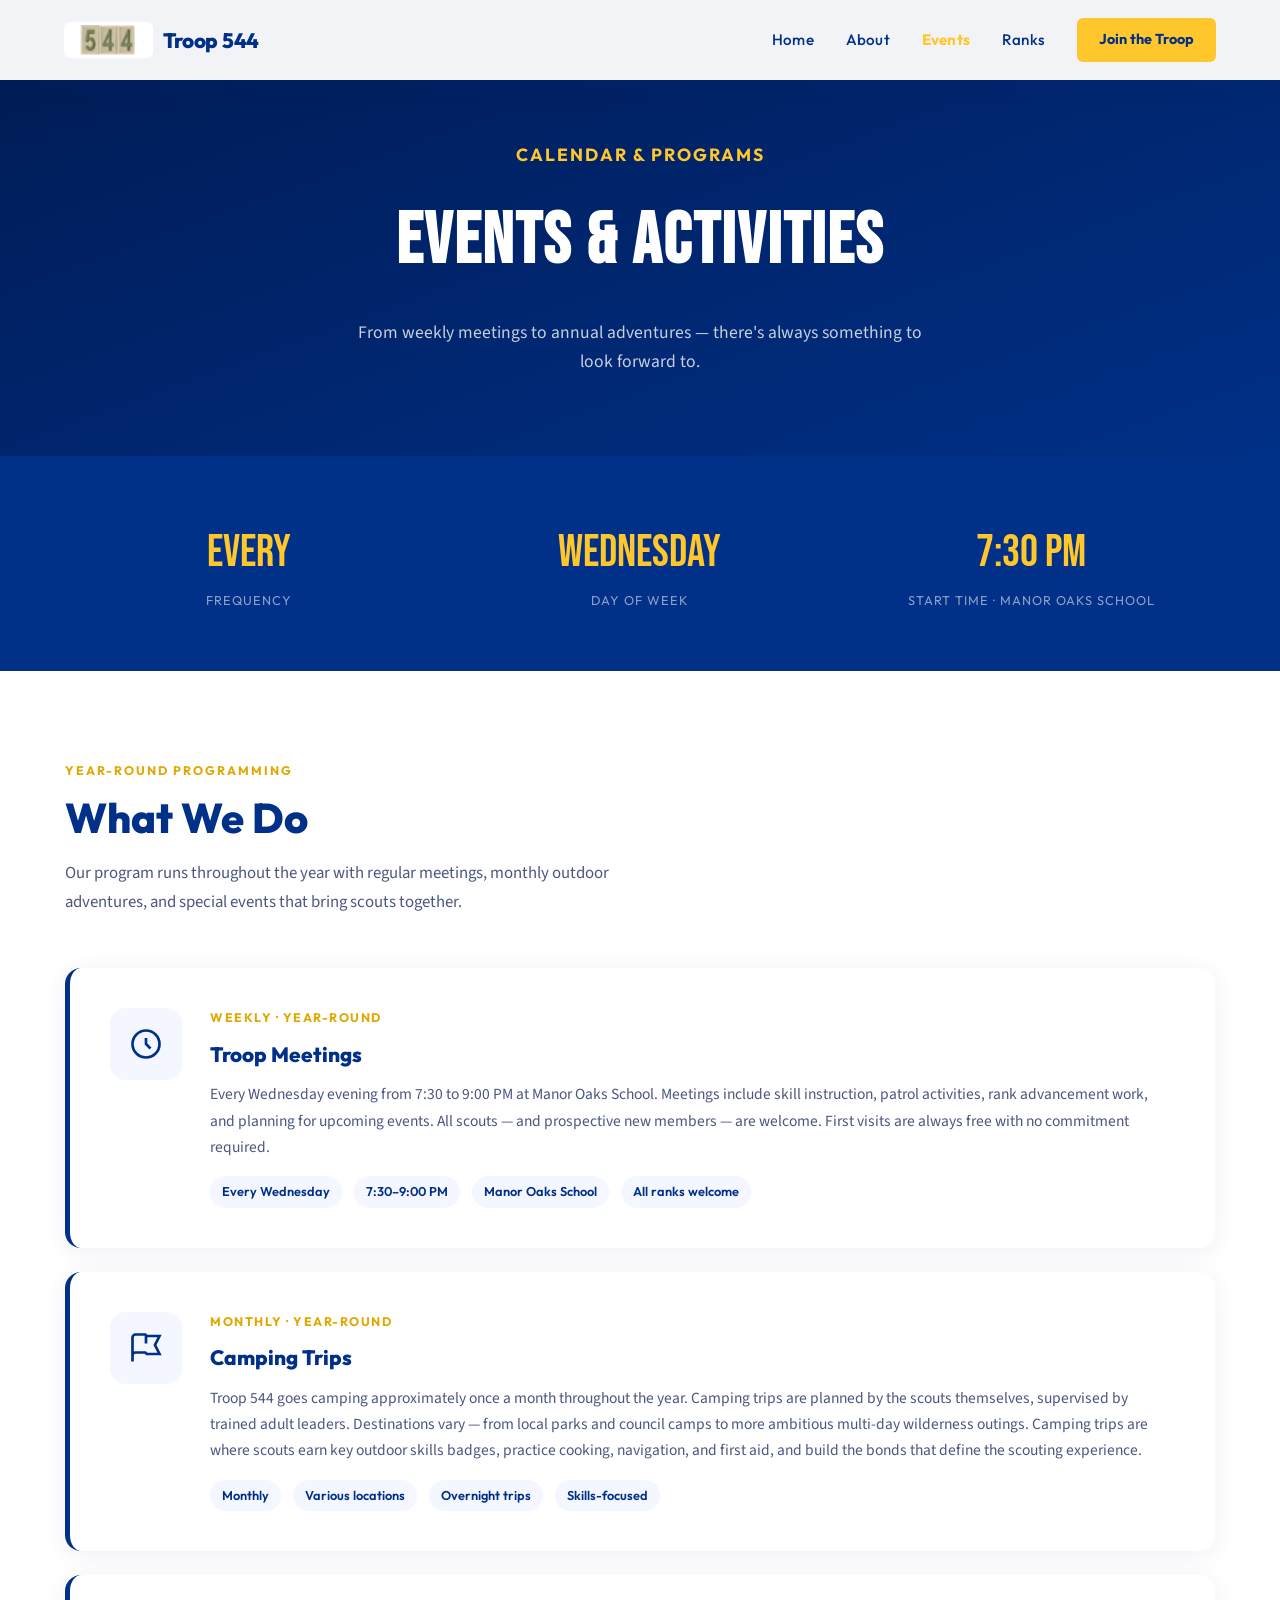
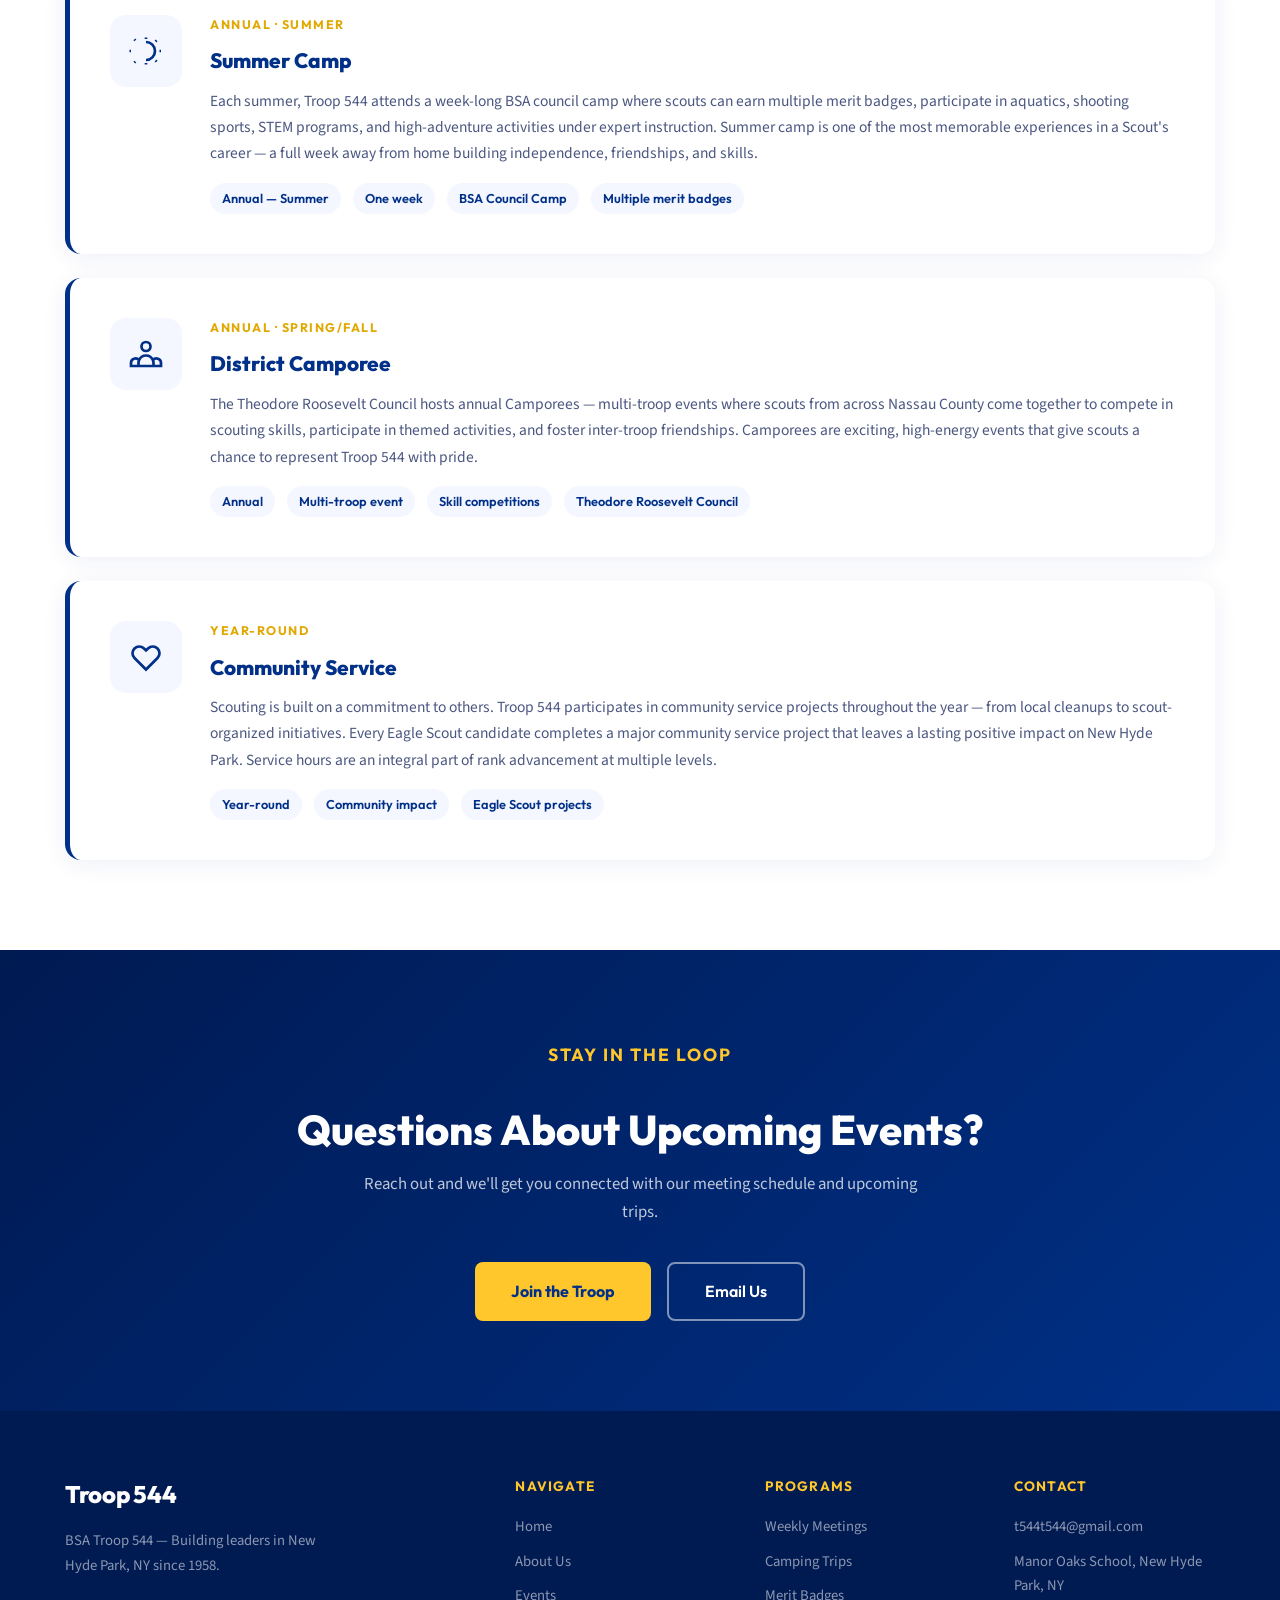
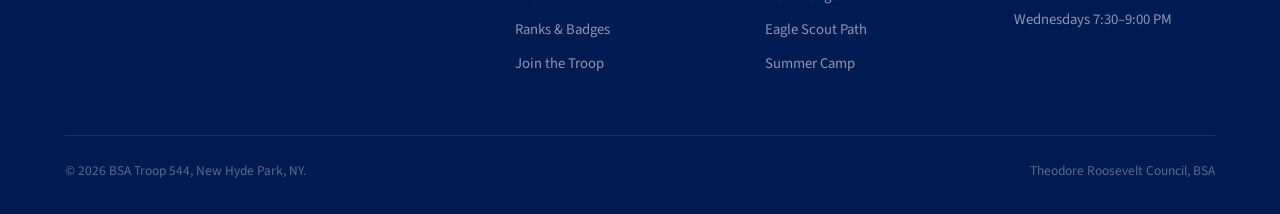
<file: events.html>
<!DOCTYPE html>
<html lang="en">
<head>
  <meta charset="UTF-8">
  <meta name="viewport" content="width=device-width, initial-scale=1.0">
  <title>Events — Troop 544 | New Hyde Park, NY</title>
  <meta name="description" content="Troop 544's events and programs: weekly Wednesday meetings, monthly camping trips, summer camp, and District Camporees.">
  <link rel="stylesheet" href="style.css">
  <style>
    .program-card { background: white; border-radius: 16px; padding: 40px; box-shadow: 0 4px 24px rgba(0,48,135,0.07); display: grid; grid-template-columns: 72px 1fr; gap: 28px; align-items: start; transition: box-shadow 0.3s, transform 0.3s; border-left: 5px solid var(--navy); }
    .program-card:hover { transform: translateY(-4px); box-shadow: 0 12px 36px rgba(0,48,135,0.13); border-left-color: var(--gold); }
    .program-icon { width: 72px; height: 72px; background: var(--light); border-radius: 16px; display: flex; align-items: center; justify-content: center; flex-shrink: 0; }
    .program-icon svg { width: 36px; height: 36px; color: var(--navy); }
    .program-meta { font-family: 'Outfit', sans-serif; font-weight: 700; font-size: 0.78rem; color: var(--gold-dark); letter-spacing: 1.5px; text-transform: uppercase; margin-bottom: 8px; }
    .program-title { font-family: 'Outfit', sans-serif; font-weight: 800; font-size: 1.3rem; color: var(--navy); margin-bottom: 10px; }
    .program-desc { color: var(--muted); line-height: 1.7; font-size: 0.97rem; margin-bottom: 16px; }
    .program-details { display: flex; flex-wrap: wrap; gap: 12px; }
    .prog-tag { background: var(--light); color: var(--navy); font-family: 'Outfit', sans-serif; font-weight: 600; font-size: 0.8rem; padding: 5px 12px; border-radius: 20px; }
    @media (max-width: 600px) {
      .program-card { grid-template-columns: 1fr; gap: 16px; }
      .program-icon { width: 56px; height: 56px; }
    }
  </style>
</head>
<body>

<nav id="navbar" class="dark-nav">
  <div class="nav-inner">
    <a href="index.html" class="nav-logo">
      <img src="assets/logo-544.png" alt="Troop 544">
      Troop 544
    </a>
    <div class="nav-links">
      <a href="index.html" class="nav-link" data-page="index.html">Home</a>
      <a href="about.html" class="nav-link" data-page="about.html">About</a>
      <a href="events.html" class="nav-link" data-page="events.html">Events</a>
      <a href="ranks.html" class="nav-link" data-page="ranks.html">Ranks</a>
      <a href="join.html" class="nav-cta">Join the Troop</a>
    </div>
    <button class="hamburger" id="menu-btn" aria-label="Open menu"><span></span><span></span><span></span></button>
  </div>
</nav>
<div id="mobile-menu">
  <button id="menu-close" style="position:absolute;top:24px;right:24px;background:none;border:none;color:white;font-size:2rem;cursor:pointer;">✕</button>
  <a href="index.html">Home</a>
  <a href="about.html">About</a>
  <a href="events.html">Events</a>
  <a href="ranks.html">Ranks & Badges</a>
  <a href="join.html">Join the Troop →</a>
</div>

<div class="page-hero">
  <p class="section-tag reveal">Calendar & Programs</p>
  <h1 class="reveal">Events & Activities</h1>
  <p class="reveal">From weekly meetings to annual adventures — there's always something to look forward to.</p>
</div>

<!-- ── WEEKLY MEETINGS ─────────────────────────────────── -->
<section style="background: var(--navy); padding: 60px 24px;">
  <div class="section-inner">
    <div style="display: grid; grid-template-columns: 1fr 1fr 1fr; gap: 24px; text-align: center;">
      <div class="reveal">
        <div style="font-family: 'Bebas Neue', sans-serif; font-size: 2.8rem; color: var(--gold);">Every</div>
        <div style="font-family: 'Outfit', sans-serif; font-size: 0.8rem; text-transform: uppercase; letter-spacing: 1px; color: rgba(255,255,255,0.55);">Frequency</div>
      </div>
      <div class="reveal delay-1">
        <div style="font-family: 'Bebas Neue', sans-serif; font-size: 2.8rem; color: var(--gold);">Wednesday</div>
        <div style="font-family: 'Outfit', sans-serif; font-size: 0.8rem; text-transform: uppercase; letter-spacing: 1px; color: rgba(255,255,255,0.55);">Day of Week</div>
      </div>
      <div class="reveal delay-2">
        <div style="font-family: 'Bebas Neue', sans-serif; font-size: 2.8rem; color: var(--gold);">7:30 PM</div>
        <div style="font-family: 'Outfit', sans-serif; font-size: 0.8rem; text-transform: uppercase; letter-spacing: 1px; color: rgba(255,255,255,0.55);">Start Time · Manor Oaks School</div>
      </div>
    </div>
  </div>
</section>

<!-- ── PROGRAMS ────────────────────────────────────────── -->
<section style="background: white;">
  <div class="section-inner">
    <p class="section-tag reveal">Year-Round Programming</p>
    <h2 class="section-title reveal">What We Do</h2>
    <p class="section-sub reveal" style="margin-bottom: 52px;">Our program runs throughout the year with regular meetings, monthly outdoor adventures, and special events that bring scouts together.</p>

    <div style="display: flex; flex-direction: column; gap: 24px;">

      <div class="program-card reveal">
        <div class="program-icon">
          <svg fill="none" stroke="currentColor" stroke-width="1.8" viewBox="0 0 24 24"><path d="M12 8v4l3 3m6-3a9 9 0 11-18 0 9 9 0 0118 0z"/></svg>
        </div>
        <div>
          <div class="program-meta">Weekly · Year-Round</div>
          <div class="program-title">Troop Meetings</div>
          <div class="program-desc">Every Wednesday evening from 7:30 to 9:00 PM at Manor Oaks School. Meetings include skill instruction, patrol activities, rank advancement work, and planning for upcoming events. All scouts — and prospective new members — are welcome. First visits are always free with no commitment required.</div>
          <div class="program-details">
            <span class="prog-tag">Every Wednesday</span>
            <span class="prog-tag">7:30–9:00 PM</span>
            <span class="prog-tag">Manor Oaks School</span>
            <span class="prog-tag">All ranks welcome</span>
          </div>
        </div>
      </div>

      <div class="program-card reveal">
        <div class="program-icon">
          <svg fill="none" stroke="currentColor" stroke-width="1.8" viewBox="0 0 24 24"><path d="M3 21v-4m0 0V5a2 2 0 012-2h6.5l1 1H21l-3 6 3 6h-8.5l-1-1H5a2 2 0 00-2 2zm9-13.5V9"/></svg>
        </div>
        <div>
          <div class="program-meta">Monthly · Year-Round</div>
          <div class="program-title">Camping Trips</div>
          <div class="program-desc">Troop 544 goes camping approximately once a month throughout the year. Camping trips are planned by the scouts themselves, supervised by trained adult leaders. Destinations vary — from local parks and council camps to more ambitious multi-day wilderness outings. Camping trips are where scouts earn key outdoor skills badges, practice cooking, navigation, and first aid, and build the bonds that define the scouting experience.</div>
          <div class="program-details">
            <span class="prog-tag">Monthly</span>
            <span class="prog-tag">Various locations</span>
            <span class="prog-tag">Overnight trips</span>
            <span class="prog-tag">Skills-focused</span>
          </div>
        </div>
      </div>

      <div class="program-card reveal">
        <div class="program-icon">
          <svg fill="none" stroke="currentColor" stroke-width="1.8" viewBox="0 0 24 24"><path d="M12 3v1m0 16v1M4.22 4.22l.707.707M18.364 18.364l.707.707M1 12h1M21 12h1M4.22 19.778l.707-.707M18.364 5.636l.707-.707M12 6a6 6 0 010 12"/></svg>
        </div>
        <div>
          <div class="program-meta">Annual · Summer</div>
          <div class="program-title">Summer Camp</div>
          <div class="program-desc">Each summer, Troop 544 attends a week-long BSA council camp where scouts can earn multiple merit badges, participate in aquatics, shooting sports, STEM programs, and high-adventure activities under expert instruction. Summer camp is one of the most memorable experiences in a Scout's career — a full week away from home building independence, friendships, and skills.</div>
          <div class="program-details">
            <span class="prog-tag">Annual — Summer</span>
            <span class="prog-tag">One week</span>
            <span class="prog-tag">BSA Council Camp</span>
            <span class="prog-tag">Multiple merit badges</span>
          </div>
        </div>
      </div>

      <div class="program-card reveal">
        <div class="program-icon">
          <svg fill="none" stroke="currentColor" stroke-width="1.8" viewBox="0 0 24 24"><path d="M17 20h5v-2a3 3 0 00-5.356-1.857M17 20H7m10 0v-2c0-.656-.126-1.283-.356-1.857M7 20H2v-2a3 3 0 015.356-1.857M7 20v-2c0-.656.126-1.283.356-1.857m0 0a5.002 5.002 0 019.288 0M15 7a3 3 0 11-6 0 3 3 0 016 0z"/></svg>
        </div>
        <div>
          <div class="program-meta">Annual · Spring/Fall</div>
          <div class="program-title">District Camporee</div>
          <div class="program-desc">The Theodore Roosevelt Council hosts annual Camporees — multi-troop events where scouts from across Nassau County come together to compete in scouting skills, participate in themed activities, and foster inter-troop friendships. Camporees are exciting, high-energy events that give scouts a chance to represent Troop 544 with pride.</div>
          <div class="program-details">
            <span class="prog-tag">Annual</span>
            <span class="prog-tag">Multi-troop event</span>
            <span class="prog-tag">Skill competitions</span>
            <span class="prog-tag">Theodore Roosevelt Council</span>
          </div>
        </div>
      </div>

      <div class="program-card reveal">
        <div class="program-icon">
          <svg fill="none" stroke="currentColor" stroke-width="1.8" viewBox="0 0 24 24"><path d="M4.318 6.318a4.5 4.5 0 000 6.364L12 20.364l7.682-7.682a4.5 4.5 0 00-6.364-6.364L12 7.636l-1.318-1.318a4.5 4.5 0 00-6.364 0z"/></svg>
        </div>
        <div>
          <div class="program-meta">Year-Round</div>
          <div class="program-title">Community Service</div>
          <div class="program-desc">Scouting is built on a commitment to others. Troop 544 participates in community service projects throughout the year — from local cleanups to scout-organized initiatives. Every Eagle Scout candidate completes a major community service project that leaves a lasting positive impact on New Hyde Park. Service hours are an integral part of rank advancement at multiple levels.</div>
          <div class="program-details">
            <span class="prog-tag">Year-round</span>
            <span class="prog-tag">Community impact</span>
            <span class="prog-tag">Eagle Scout projects</span>
          </div>
        </div>
      </div>

    </div>
  </div>
</section>

<!-- ── CONTACT CTA ─────────────────────────────────────── -->
<section class="join-cta">
  <div class="section-inner" style="text-align: center;">
    <p class="section-tag reveal">Stay in the Loop</p>
    <h2 class="section-title reveal" style="color: white;">Questions About Upcoming Events?</h2>
    <p class="reveal" style="color: rgba(255,255,255,0.75); font-size: 1.05rem; max-width: 560px; margin: 0 auto 36px;">Reach out and we'll get you connected with our meeting schedule and upcoming trips.</p>
    <div class="hero-buttons reveal">
      <a href="join.html" class="btn-primary">Join the Troop</a>
      <a href="mailto:t544t544@gmail.com" class="btn-secondary">Email Us</a>
    </div>
  </div>
</section>

<footer>
  <div class="footer-inner">
    <div class="footer-grid">
      <div class="footer-brand">
        <div class="nav-logo" style="margin-bottom: 14px;">Troop 544</div>
        <p>BSA Troop 544 — Building leaders in New Hyde Park, NY since 1958.</p>
      </div>
      <div class="footer-col"><h4>Navigate</h4><a href="index.html">Home</a><a href="about.html">About Us</a><a href="events.html">Events</a><a href="ranks.html">Ranks & Badges</a><a href="join.html">Join the Troop</a></div>
      <div class="footer-col"><h4>Programs</h4><p>Weekly Meetings</p><p>Camping Trips</p><p>Merit Badges</p><p>Eagle Scout Path</p><p>Summer Camp</p></div>
      <div class="footer-col"><h4>Contact</h4><a href="mailto:t544t544@gmail.com">t544t544@gmail.com</a><p>Manor Oaks School, New Hyde Park, NY</p><p>Wednesdays 7:30–9:00 PM</p></div>
    </div>
    <div class="footer-bottom">
      <span>© 2026 BSA Troop 544, New Hyde Park, NY.</span>
      <span>Theodore Roosevelt Council, BSA</span>
    </div>
  </div>
</footer>

<script src="app.js"></script>
</body>
</html>
</file>
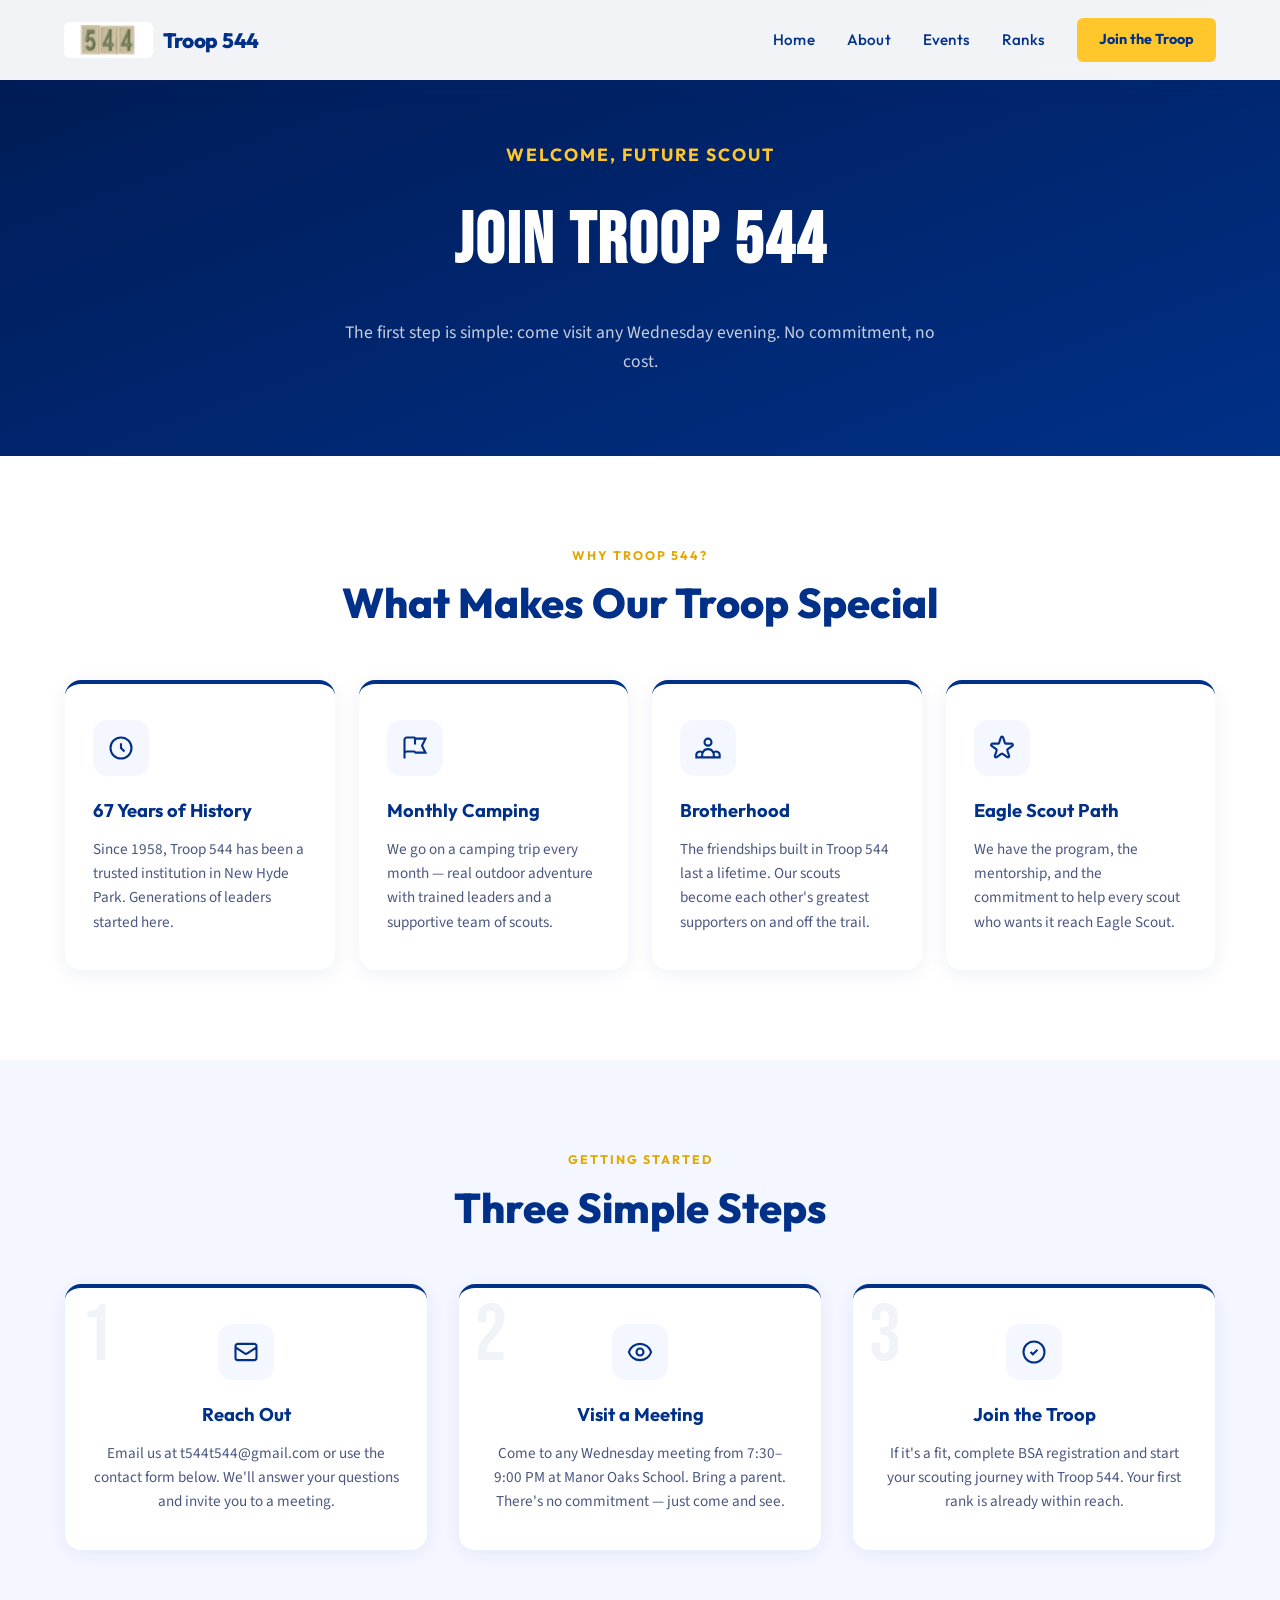
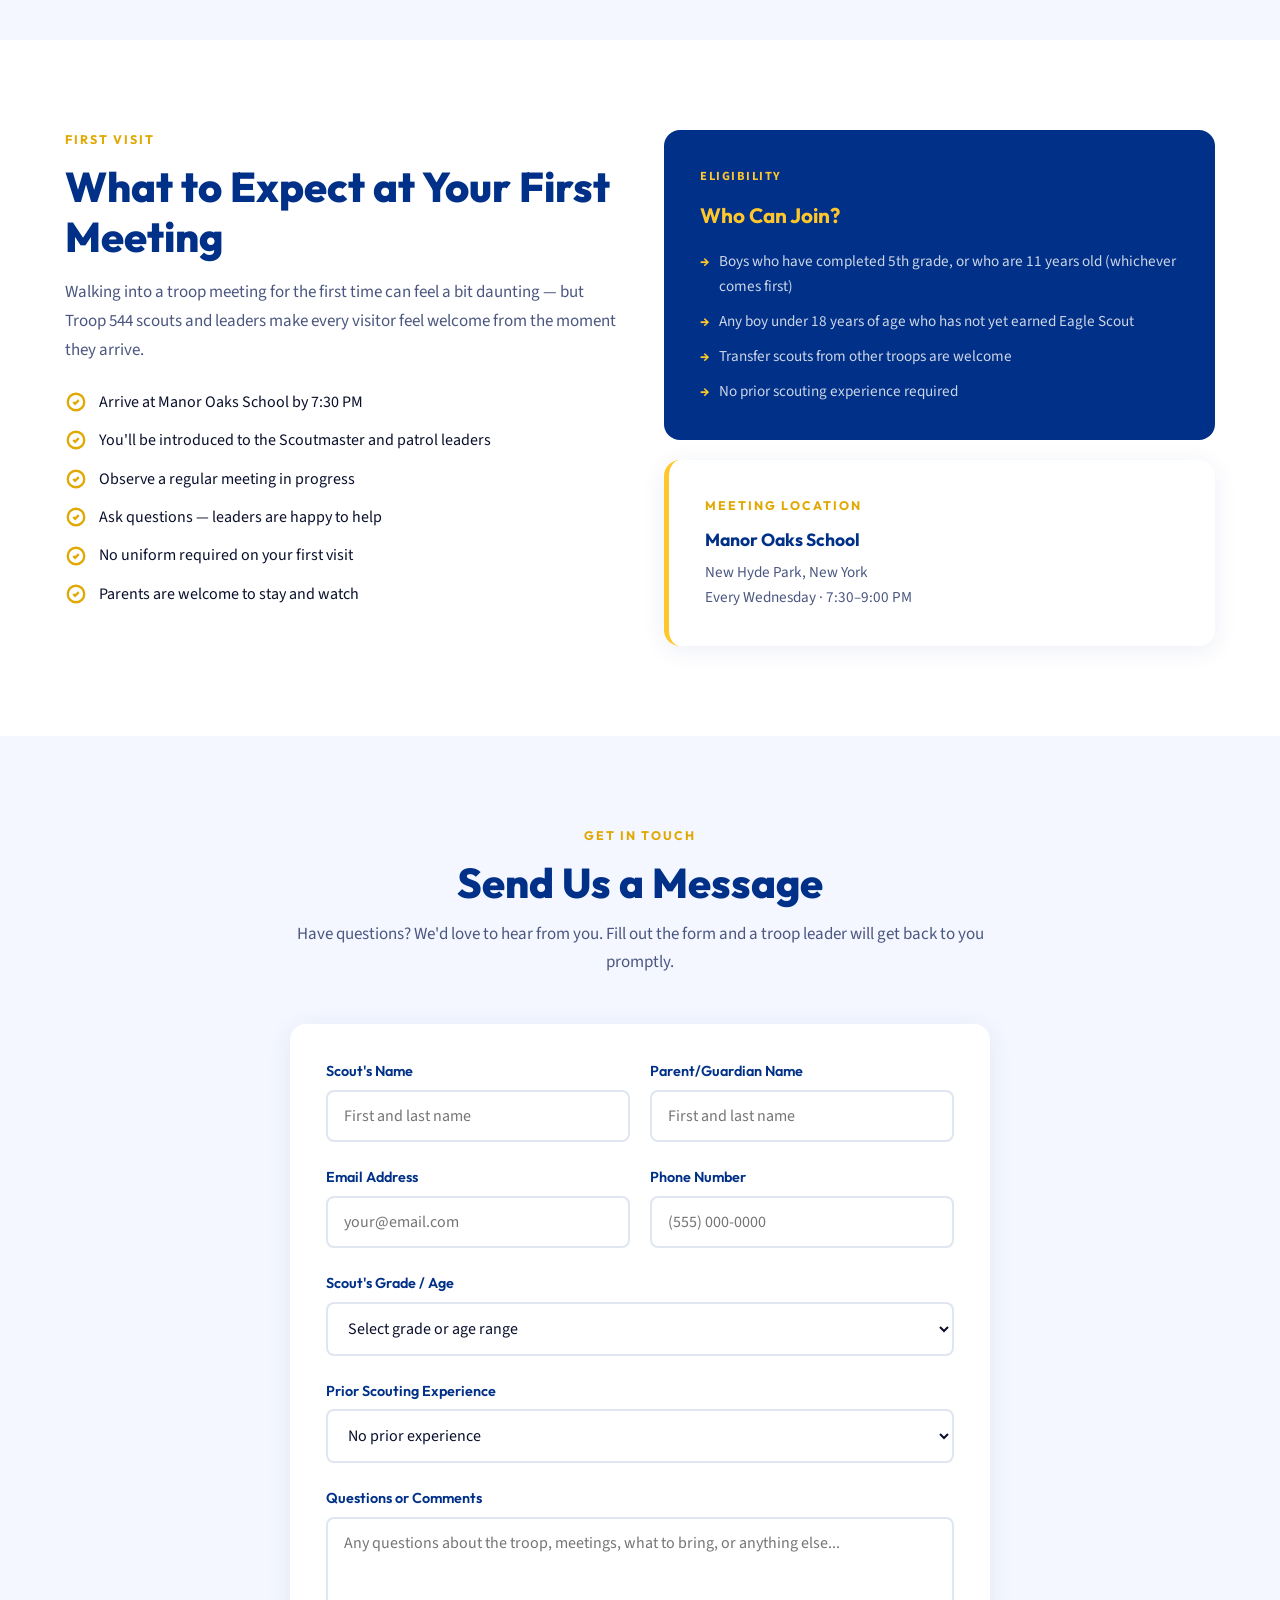
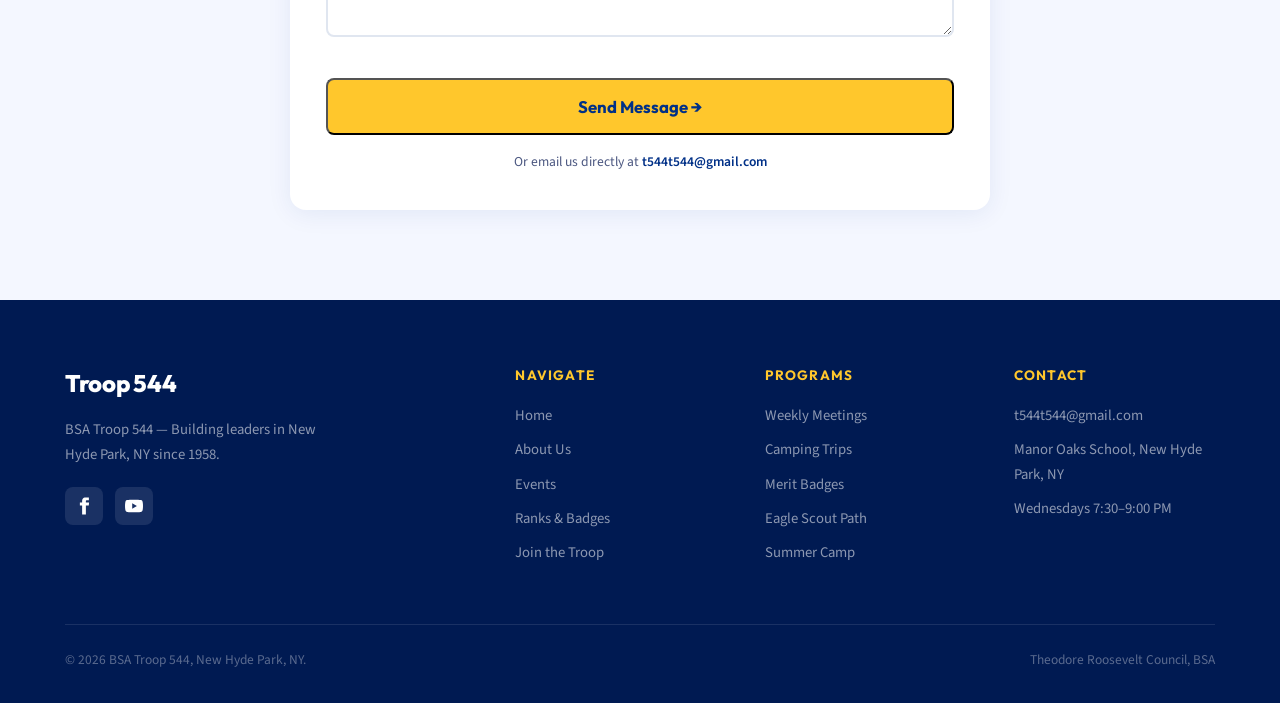
<file: join.html>
<!DOCTYPE html>
<html lang="en">
<head>
  <meta charset="UTF-8">
  <meta name="viewport" content="width=device-width, initial-scale=1.0">
  <title>Join the Troop — Troop 544 | New Hyde Park, NY</title>
  <meta name="description" content="Interested in joining BSA Troop 544? Find out how to visit a meeting, what to expect, and how to contact us. New Hyde Park, NY.">
  <link rel="stylesheet" href="style.css">
</head>
<body>

<nav id="navbar" class="dark-nav">
  <div class="nav-inner">
    <a href="index.html" class="nav-logo">
      <img src="assets/logo-544.png" alt="Troop 544">
      Troop 544
    </a>
    <div class="nav-links">
      <a href="index.html" class="nav-link" data-page="index.html">Home</a>
      <a href="about.html" class="nav-link" data-page="about.html">About</a>
      <a href="events.html" class="nav-link" data-page="events.html">Events</a>
      <a href="ranks.html" class="nav-link" data-page="ranks.html">Ranks</a>
      <a href="join.html" class="nav-cta">Join the Troop</a>
    </div>
    <button class="hamburger" id="menu-btn" aria-label="Open menu"><span></span><span></span><span></span></button>
  </div>
</nav>
<div id="mobile-menu">
  <button id="menu-close" style="position:absolute;top:24px;right:24px;background:none;border:none;color:white;font-size:2rem;cursor:pointer;">✕</button>
  <a href="index.html">Home</a>
  <a href="about.html">About</a>
  <a href="events.html">Events</a>
  <a href="ranks.html">Ranks & Badges</a>
  <a href="join.html">Join the Troop →</a>
</div>

<div class="page-hero">
  <p class="section-tag reveal">Welcome, Future Scout</p>
  <h1 class="reveal">Join Troop 544</h1>
  <p class="reveal">The first step is simple: come visit any Wednesday evening. No commitment, no cost.</p>
</div>

<!-- ── WHY JOIN ────────────────────────────────────────── -->
<section style="background: white;">
  <div class="section-inner">
    <p class="section-tag reveal" style="text-align: center;">Why Troop 544?</p>
    <h2 class="section-title reveal" style="text-align: center; margin-bottom: 52px;">What Makes Our Troop Special</h2>
    <div class="cards-grid">
      <div class="activity-card reveal">
        <div class="card-icon">
          <svg fill="none" stroke="currentColor" stroke-width="1.8" viewBox="0 0 24 24"><path d="M12 8v4l3 3m6-3a9 9 0 11-18 0 9 9 0 0118 0z"/></svg>
        </div>
        <h3 class="card-title">67 Years of History</h3>
        <p class="card-desc">Since 1958, Troop 544 has been a trusted institution in New Hyde Park. Generations of leaders started here.</p>
      </div>
      <div class="activity-card reveal delay-1">
        <div class="card-icon">
          <svg fill="none" stroke="currentColor" stroke-width="1.8" viewBox="0 0 24 24"><path d="M3 21v-4m0 0V5a2 2 0 012-2h6.5l1 1H21l-3 6 3 6h-8.5l-1-1H5a2 2 0 00-2 2zm9-13.5V9"/></svg>
        </div>
        <h3 class="card-title">Monthly Camping</h3>
        <p class="card-desc">We go on a camping trip every month — real outdoor adventure with trained leaders and a supportive team of scouts.</p>
      </div>
      <div class="activity-card reveal delay-2">
        <div class="card-icon">
          <svg fill="none" stroke="currentColor" stroke-width="1.8" viewBox="0 0 24 24"><path d="M17 20h5v-2a3 3 0 00-5.356-1.857M17 20H7m10 0v-2c0-.656-.126-1.283-.356-1.857M7 20H2v-2a3 3 0 015.356-1.857M7 20v-2c0-.656.126-1.283.356-1.857m0 0a5.002 5.002 0 019.288 0M15 7a3 3 0 11-6 0 3 3 0 016 0z"/></svg>
        </div>
        <h3 class="card-title">Brotherhood</h3>
        <p class="card-desc">The friendships built in Troop 544 last a lifetime. Our scouts become each other's greatest supporters on and off the trail.</p>
      </div>
      <div class="activity-card reveal delay-3">
        <div class="card-icon">
          <svg fill="none" stroke="currentColor" stroke-width="1.8" viewBox="0 0 24 24"><path d="M11.049 2.927c.3-.921 1.603-.921 1.902 0l1.519 4.674a1 1 0 00.95.69h4.915c.969 0 1.371 1.24.588 1.81l-3.976 2.888a1 1 0 00-.363 1.118l1.518 4.674c.3.922-.755 1.688-1.538 1.118l-3.976-2.888a1 1 0 00-1.176 0l-3.976 2.888c-.783.57-1.838-.197-1.538-1.118l1.518-4.674a1 1 0 00-.363-1.118l-3.976-2.888c-.784-.57-.38-1.81.588-1.81h4.914a1 1 0 00.951-.69l1.519-4.674z"/></svg>
        </div>
        <h3 class="card-title">Eagle Scout Path</h3>
        <p class="card-desc">We have the program, the mentorship, and the commitment to help every scout who wants it reach Eagle Scout.</p>
      </div>
    </div>
  </div>
</section>

<!-- ── HOW TO JOIN ─────────────────────────────────────── -->
<section style="background: var(--light);">
  <div class="section-inner">
    <p class="section-tag reveal" style="text-align: center;">Getting Started</p>
    <h2 class="section-title reveal" style="text-align: center; margin-bottom: 52px;">Three Simple Steps</h2>
    <div style="display: grid; grid-template-columns: repeat(3, 1fr); gap: 32px;" class="steps-grid">
      <div class="activity-card reveal" style="text-align: center; position: relative; overflow: hidden;">
        <div style="font-family: 'Bebas Neue', sans-serif; font-size: 5rem; color: rgba(0,48,135,0.06); position: absolute; top: 8px; left: 16px; line-height: 1;">1</div>
        <div class="card-icon" style="margin: 0 auto 20px;">
          <svg fill="none" stroke="currentColor" stroke-width="1.8" viewBox="0 0 24 24"><path d="M3 8l7.89 5.26a2 2 0 002.22 0L21 8M5 19h14a2 2 0 002-2V7a2 2 0 00-2-2H5a2 2 0 00-2 2v10a2 2 0 002 2z"/></svg>
        </div>
        <h3 class="card-title">Reach Out</h3>
        <p class="card-desc">Email us at t544t544@gmail.com or use the contact form below. We'll answer your questions and invite you to a meeting.</p>
      </div>
      <div class="activity-card reveal delay-1" style="text-align: center; position: relative; overflow: hidden;">
        <div style="font-family: 'Bebas Neue', sans-serif; font-size: 5rem; color: rgba(0,48,135,0.06); position: absolute; top: 8px; left: 16px; line-height: 1;">2</div>
        <div class="card-icon" style="margin: 0 auto 20px;">
          <svg fill="none" stroke="currentColor" stroke-width="1.8" viewBox="0 0 24 24"><path d="M15 12a3 3 0 11-6 0 3 3 0 016 0z"/><path d="M2.458 12C3.732 7.943 7.523 5 12 5c4.478 0 8.268 2.943 9.542 7-1.274 4.057-5.064 7-9.542 7-4.477 0-8.268-2.943-9.542-7z"/></svg>
        </div>
        <h3 class="card-title">Visit a Meeting</h3>
        <p class="card-desc">Come to any Wednesday meeting from 7:30–9:00 PM at Manor Oaks School. Bring a parent. There's no commitment — just come and see.</p>
      </div>
      <div class="activity-card reveal delay-2" style="text-align: center; position: relative; overflow: hidden;">
        <div style="font-family: 'Bebas Neue', sans-serif; font-size: 5rem; color: rgba(0,48,135,0.06); position: absolute; top: 8px; left: 16px; line-height: 1;">3</div>
        <div class="card-icon" style="margin: 0 auto 20px;">
          <svg fill="none" stroke="currentColor" stroke-width="1.8" viewBox="0 0 24 24"><path d="M9 12l2 2 4-4m6 2a9 9 0 11-18 0 9 9 0 0118 0z"/></svg>
        </div>
        <h3 class="card-title">Join the Troop</h3>
        <p class="card-desc">If it's a fit, complete BSA registration and start your scouting journey with Troop 544. Your first rank is already within reach.</p>
      </div>
    </div>
  </div>
</section>

<!-- ── WHAT TO EXPECT ─────────────────────────────────── -->
<section style="background: white;">
  <div class="section-inner">
    <div style="display: grid; grid-template-columns: 1fr 1fr; gap: 48px; align-items: start;" class="expect-grid">
      <div class="reveal-left">
        <p class="section-tag">First Visit</p>
        <h2 class="section-title">What to Expect at Your First Meeting</h2>
        <p style="color: var(--muted); line-height: 1.7; margin-bottom: 24px;">Walking into a troop meeting for the first time can feel a bit daunting — but Troop 544 scouts and leaders make every visitor feel welcome from the moment they arrive.</p>
        <ul class="check-list" style="margin-bottom: 0;">
          <li><svg width="22" height="22" fill="none" stroke="currentColor" stroke-width="2.5" viewBox="0 0 24 24"><path d="M9 12l2 2 4-4m6 2a9 9 0 11-18 0 9 9 0 0118 0z"/></svg> Arrive at Manor Oaks School by 7:30 PM</li>
          <li><svg width="22" height="22" fill="none" stroke="currentColor" stroke-width="2.5" viewBox="0 0 24 24"><path d="M9 12l2 2 4-4m6 2a9 9 0 11-18 0 9 9 0 0118 0z"/></svg> You'll be introduced to the Scoutmaster and patrol leaders</li>
          <li><svg width="22" height="22" fill="none" stroke="currentColor" stroke-width="2.5" viewBox="0 0 24 24"><path d="M9 12l2 2 4-4m6 2a9 9 0 11-18 0 9 9 0 0118 0z"/></svg> Observe a regular meeting in progress</li>
          <li><svg width="22" height="22" fill="none" stroke="currentColor" stroke-width="2.5" viewBox="0 0 24 24"><path d="M9 12l2 2 4-4m6 2a9 9 0 11-18 0 9 9 0 0118 0z"/></svg> Ask questions — leaders are happy to help</li>
          <li><svg width="22" height="22" fill="none" stroke="currentColor" stroke-width="2.5" viewBox="0 0 24 24"><path d="M9 12l2 2 4-4m6 2a9 9 0 11-18 0 9 9 0 0118 0z"/></svg> No uniform required on your first visit</li>
          <li><svg width="22" height="22" fill="none" stroke="currentColor" stroke-width="2.5" viewBox="0 0 24 24"><path d="M9 12l2 2 4-4m6 2a9 9 0 11-18 0 9 9 0 0118 0z"/></svg> Parents are welcome to stay and watch</li>
        </ul>
      </div>
      <div>
        <div class="info-highlight reveal-right">
          <p style="font-size: 0.78rem; font-weight: 700; letter-spacing: 1.5px; text-transform: uppercase; color: var(--gold); margin-bottom: 12px;">Eligibility</p>
          <h3 style="font-size: 1.3rem; margin-bottom: 16px;">Who Can Join?</h3>
          <ul style="list-style: none; display: flex; flex-direction: column; gap: 10px;">
            <li style="color: rgba(255,255,255,0.8); font-size: 0.95rem; display: flex; gap: 10px; align-items: flex-start;"><span style="color: var(--gold); font-weight: 700; flex-shrink: 0;">→</span> Boys who have completed 5th grade, or who are 11 years old (whichever comes first)</li>
            <li style="color: rgba(255,255,255,0.8); font-size: 0.95rem; display: flex; gap: 10px; align-items: flex-start;"><span style="color: var(--gold); font-weight: 700; flex-shrink: 0;">→</span> Any boy under 18 years of age who has not yet earned Eagle Scout</li>
            <li style="color: rgba(255,255,255,0.8); font-size: 0.95rem; display: flex; gap: 10px; align-items: flex-start;"><span style="color: var(--gold); font-weight: 700; flex-shrink: 0;">→</span> Transfer scouts from other troops are welcome</li>
            <li style="color: rgba(255,255,255,0.8); font-size: 0.95rem; display: flex; gap: 10px; align-items: flex-start;"><span style="color: var(--gold); font-weight: 700; flex-shrink: 0;">→</span> No prior scouting experience required</li>
          </ul>
        </div>
        <div class="info-card reveal" style="margin-top: 20px; border-left: 5px solid var(--gold);">
          <p class="section-tag" style="margin-bottom: 8px;">Meeting Location</p>
          <h3 style="font-family: 'Outfit', sans-serif; font-weight: 700; font-size: 1.1rem; color: var(--navy); margin-bottom: 6px;">Manor Oaks School</h3>
          <p style="color: var(--muted); font-size: 0.95rem;">New Hyde Park, New York<br>Every Wednesday · 7:30–9:00 PM</p>
        </div>
      </div>
    </div>
  </div>
</section>

<!-- ── CONTACT FORM ────────────────────────────────────── -->
<section style="background: var(--light);">
  <div class="section-inner">
    <div style="max-width: 700px; margin: 0 auto;">
      <p class="section-tag reveal" style="text-align: center;">Get in Touch</p>
      <h2 class="section-title reveal" style="text-align: center; margin-bottom: 12px;">Send Us a Message</h2>
      <p class="reveal" style="text-align: center; color: var(--muted); margin-bottom: 48px;">Have questions? We'd love to hear from you. Fill out the form and a troop leader will get back to you promptly.</p>

      <form id="contact-form" class="info-card reveal" style="display: flex; flex-direction: column; gap: 4px;">
        <div class="form-row">
          <div class="form-group">
            <label for="scout-name">Scout's Name</label>
            <input type="text" id="scout-name" name="scout-name" placeholder="First and last name" required>
          </div>
          <div class="form-group">
            <label for="parent-name">Parent/Guardian Name</label>
            <input type="text" id="parent-name" name="parent-name" placeholder="First and last name" required>
          </div>
        </div>
        <div class="form-row">
          <div class="form-group">
            <label for="email">Email Address</label>
            <input type="email" id="email" name="email" placeholder="your@email.com" required>
          </div>
          <div class="form-group">
            <label for="phone">Phone Number</label>
            <input type="tel" id="phone" name="phone" placeholder="(555) 000-0000">
          </div>
        </div>
        <div class="form-group">
          <label for="grade">Scout's Grade / Age</label>
          <select id="grade" name="grade" required>
            <option value="" disabled selected>Select grade or age range</option>
            <option>5th Grade</option>
            <option>6th Grade (11–12 yrs)</option>
            <option>7th Grade (12–13 yrs)</option>
            <option>8th Grade (13–14 yrs)</option>
            <option>9th Grade (14–15 yrs)</option>
            <option>10th Grade (15–16 yrs)</option>
            <option>11th–12th Grade (16–17 yrs)</option>
            <option>Transfer from another troop</option>
          </select>
        </div>
        <div class="form-group">
          <label for="experience">Prior Scouting Experience</label>
          <select id="experience" name="experience">
            <option value="">No prior experience</option>
            <option>Cub Scouts (completed)</option>
            <option>Currently in Cub Scouts</option>
            <option>Previously in a BSA Troop</option>
            <option>Other scouting program</option>
          </select>
        </div>
        <div class="form-group">
          <label for="message">Questions or Comments</label>
          <textarea id="message" name="message" placeholder="Any questions about the troop, meetings, what to bring, or anything else..."></textarea>
        </div>
        <div style="margin-top: 8px;">
          <button type="submit" class="btn-primary" style="width: 100%; justify-content: center; font-size: 1.05rem; padding: 16px;">
            Send Message →
          </button>
        </div>
        <p style="text-align: center; font-size: 0.85rem; color: var(--muted); margin-top: 12px;">Or email us directly at <a href="mailto:t544t544@gmail.com" style="color: var(--navy); font-weight: 600;">t544t544@gmail.com</a></p>
      </form>
    </div>
  </div>
</section>

<footer>
  <div class="footer-inner">
    <div class="footer-grid">
      <div class="footer-brand">
        <div class="nav-logo" style="margin-bottom: 14px;">Troop 544</div>
        <p>BSA Troop 544 — Building leaders in New Hyde Park, NY since 1958.</p>
        <div class="footer-socials" style="margin-top: 16px;">
          <a href="http://www.facebook.com/BSATroop544" target="_blank" rel="noopener" class="social-btn" aria-label="Facebook"><svg fill="currentColor" viewBox="0 0 24 24"><path d="M18.77 7.46H14.5v-1.9c0-.9.6-1.1 1-1.1h3V.5h-4.33C10.24.5 9.5 3.44 9.5 5.32v2.15h-3v4h3v12h5v-12h3.85l.42-4z"/></svg></a>
          <a href="http://www.youtube.com/user/BSATroop544" target="_blank" rel="noopener" class="social-btn" aria-label="YouTube"><svg fill="currentColor" viewBox="0 0 24 24"><path d="M23.495 6.205a3.007 3.007 0 00-2.088-2.088c-1.87-.501-9.396-.501-9.396-.501s-7.507-.01-9.396.501A3.007 3.007 0 00.527 6.205a31.247 31.247 0 00-.522 5.805 31.247 31.247 0 00.522 5.783 3.007 3.007 0 002.088 2.088c1.868.502 9.396.502 9.396.502s7.506 0 9.396-.502a3.007 3.007 0 002.088-2.088 31.247 31.247 0 00.5-5.783 31.247 31.247 0 00-.5-5.805zM9.609 15.601V8.408l6.264 3.602z"/></svg></a>
        </div>
      </div>
      <div class="footer-col"><h4>Navigate</h4><a href="index.html">Home</a><a href="about.html">About Us</a><a href="events.html">Events</a><a href="ranks.html">Ranks & Badges</a><a href="join.html">Join the Troop</a></div>
      <div class="footer-col"><h4>Programs</h4><p>Weekly Meetings</p><p>Camping Trips</p><p>Merit Badges</p><p>Eagle Scout Path</p><p>Summer Camp</p></div>
      <div class="footer-col"><h4>Contact</h4><a href="mailto:t544t544@gmail.com">t544t544@gmail.com</a><p>Manor Oaks School, New Hyde Park, NY</p><p>Wednesdays 7:30–9:00 PM</p></div>
    </div>
    <div class="footer-bottom">
      <span>© 2026 BSA Troop 544, New Hyde Park, NY.</span>
      <span>Theodore Roosevelt Council, BSA</span>
    </div>
  </div>
</footer>

<style>
  @media (max-width: 768px) {
    .steps-grid { grid-template-columns: 1fr !important; }
    .expect-grid { grid-template-columns: 1fr !important; }
  }
</style>
<script src="app.js"></script>
</body>
</html>
</file>
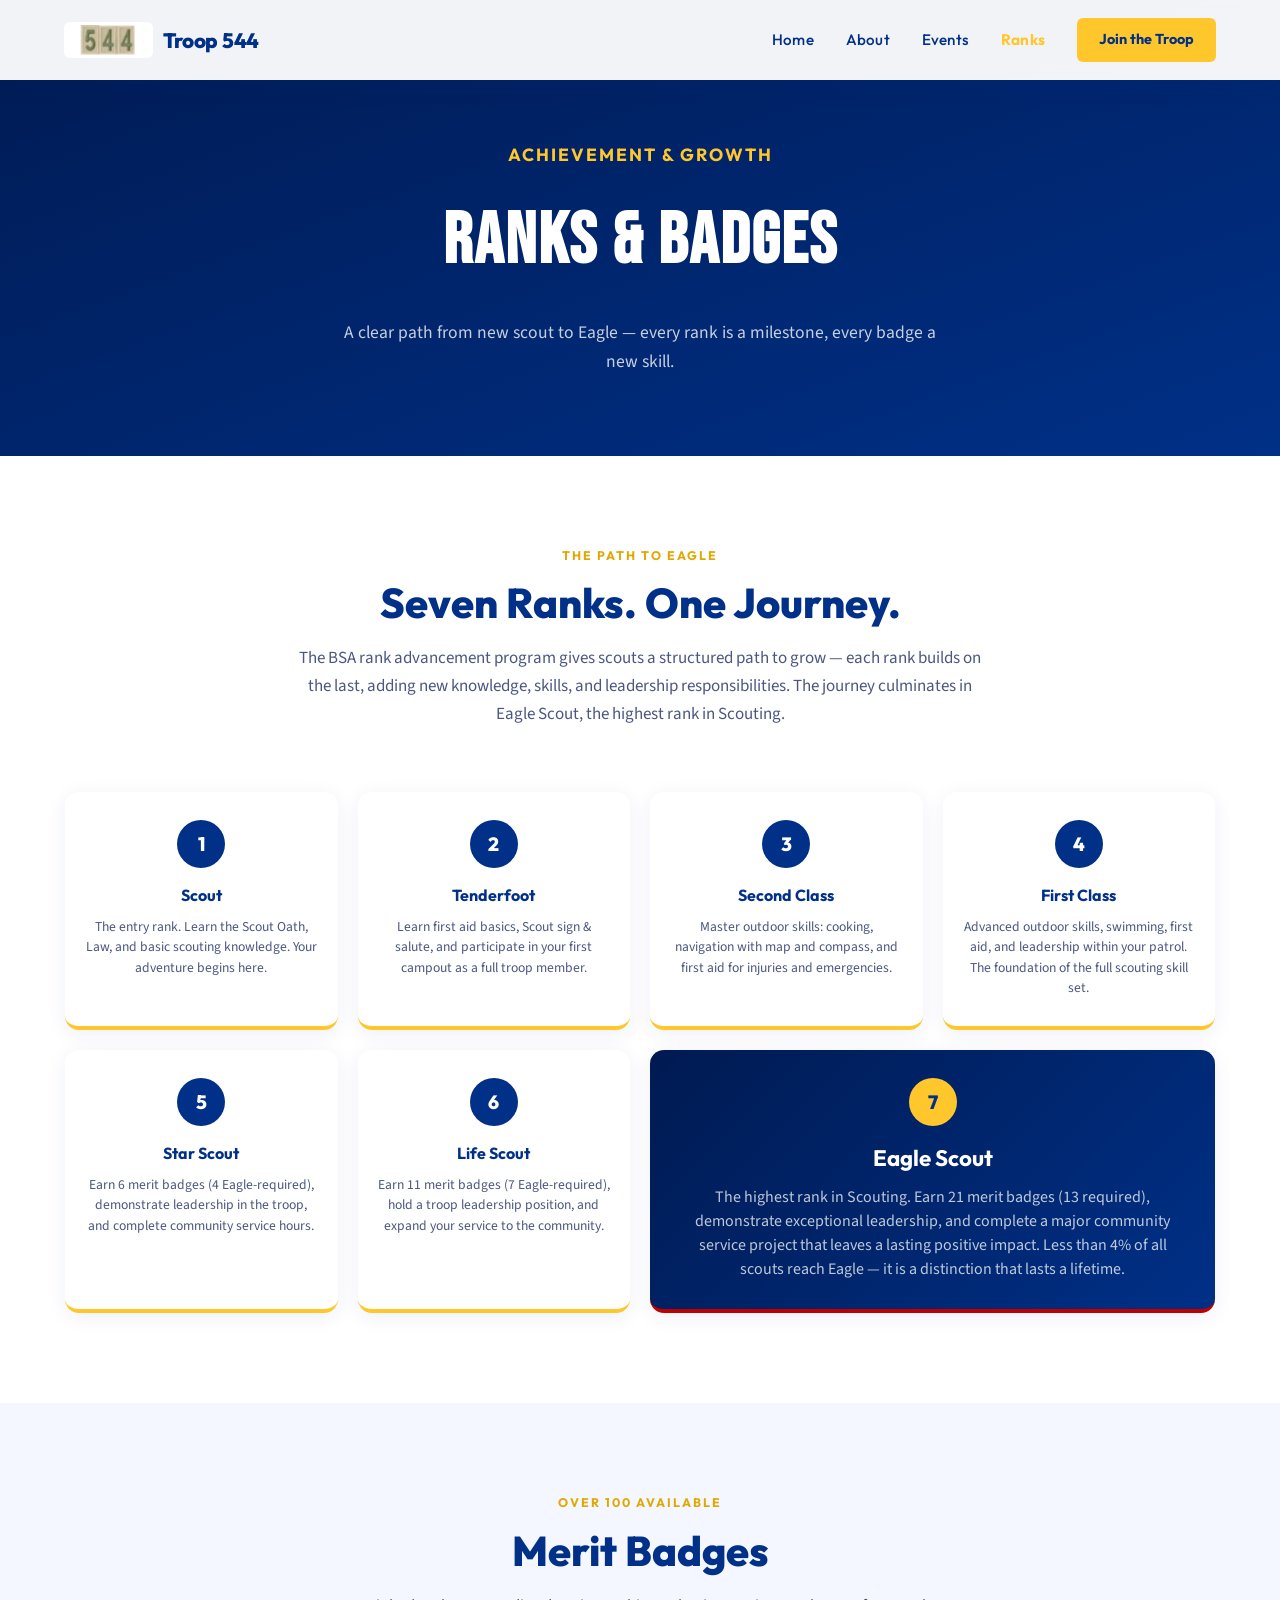
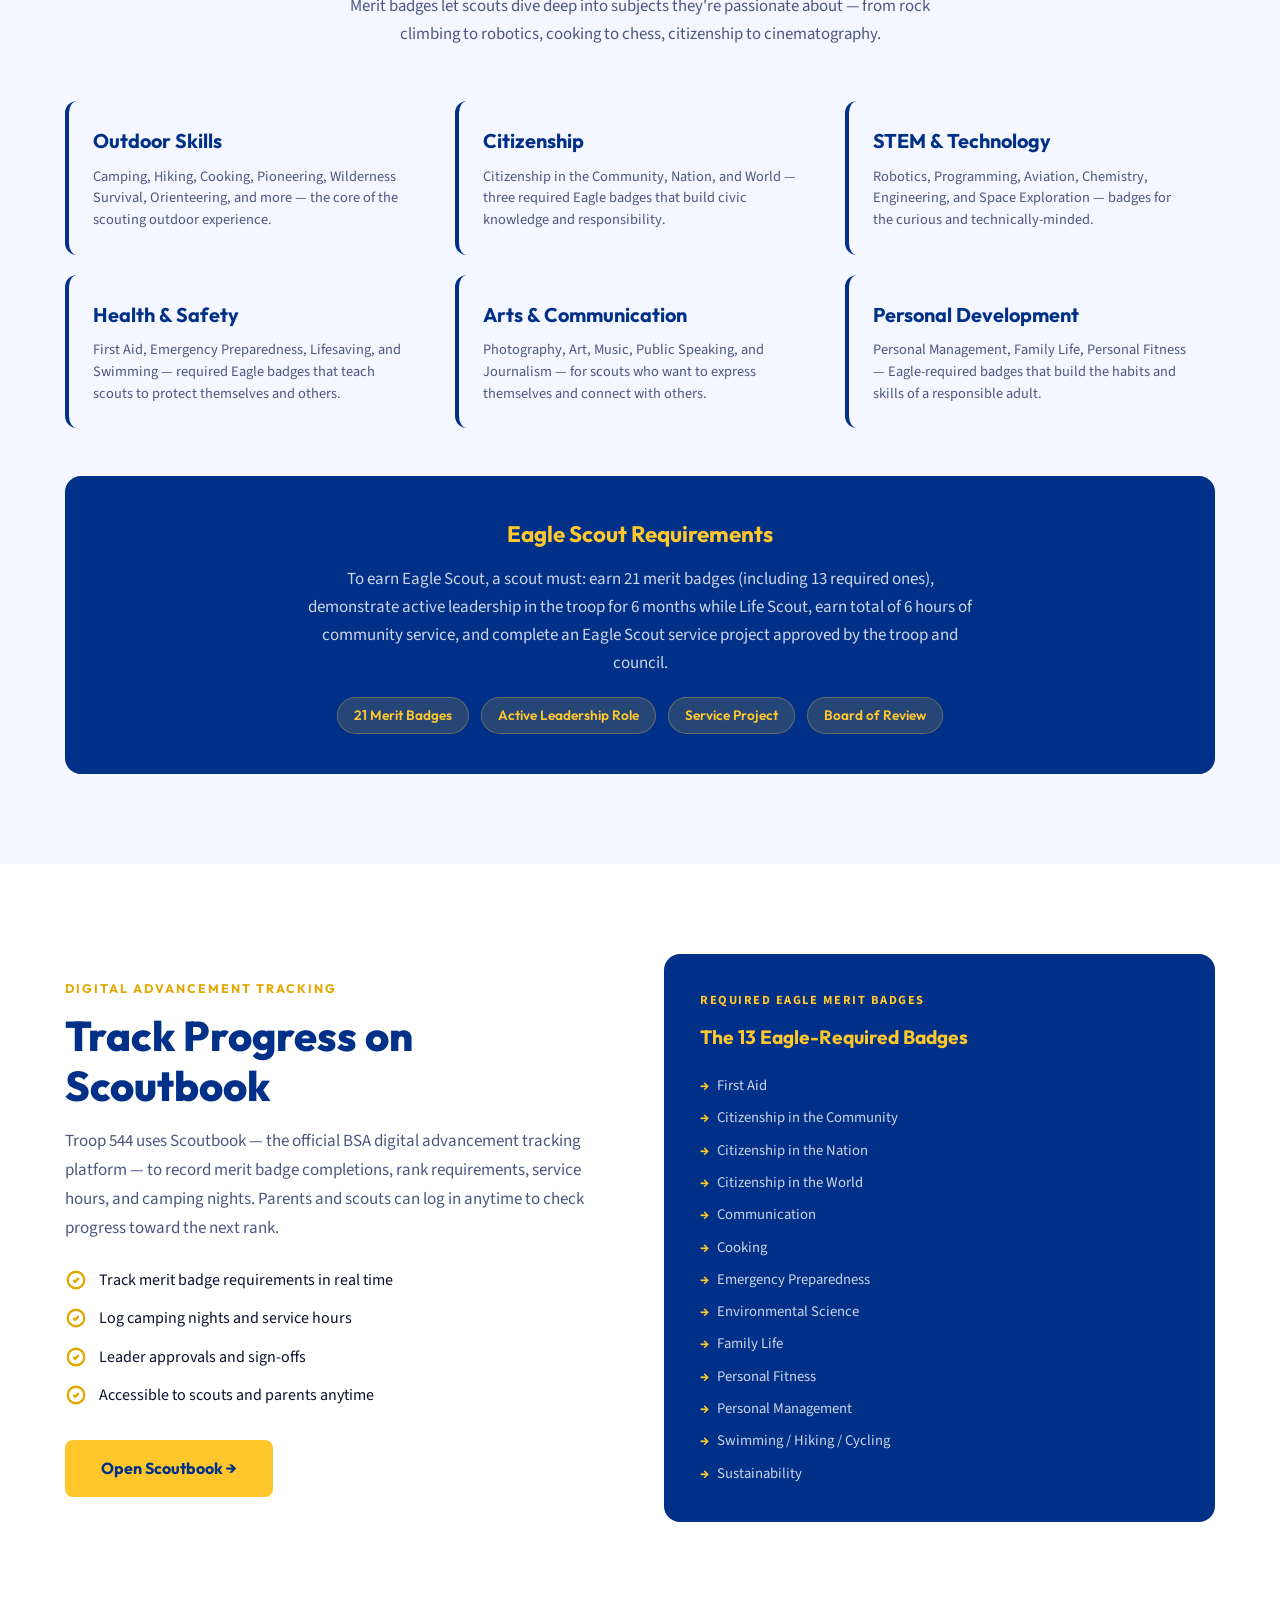
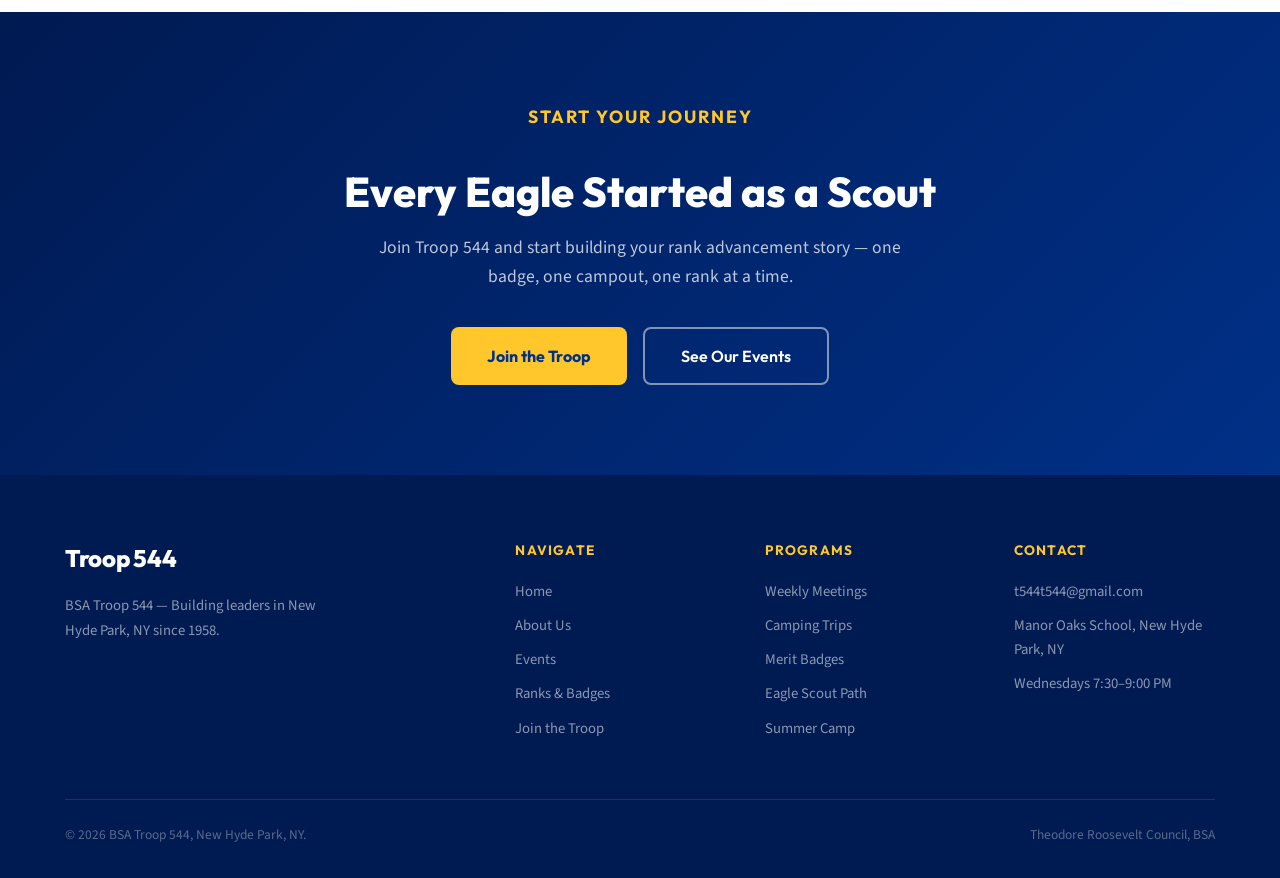
<file: ranks.html>
<!DOCTYPE html>
<html lang="en">
<head>
  <meta charset="UTF-8">
  <meta name="viewport" content="width=device-width, initial-scale=1.0">
  <title>Ranks & Badges — Troop 544</title>
  <meta name="description" content="Explore the BSA rank advancement path from Scout to Eagle, and learn about merit badges at Troop 544.">
  <link rel="stylesheet" href="style.css">
</head>
<body>

<nav id="navbar" class="dark-nav">
  <div class="nav-inner">
    <a href="index.html" class="nav-logo">
      <img src="assets/logo-544.png" alt="Troop 544">
      Troop 544
    </a>
    <div class="nav-links">
      <a href="index.html" class="nav-link" data-page="index.html">Home</a>
      <a href="about.html" class="nav-link" data-page="about.html">About</a>
      <a href="events.html" class="nav-link" data-page="events.html">Events</a>
      <a href="ranks.html" class="nav-link" data-page="ranks.html">Ranks</a>
      <a href="join.html" class="nav-cta">Join the Troop</a>
    </div>
    <button class="hamburger" id="menu-btn" aria-label="Open menu"><span></span><span></span><span></span></button>
  </div>
</nav>
<div id="mobile-menu">
  <button id="menu-close" style="position:absolute;top:24px;right:24px;background:none;border:none;color:white;font-size:2rem;cursor:pointer;">✕</button>
  <a href="index.html">Home</a>
  <a href="about.html">About</a>
  <a href="events.html">Events</a>
  <a href="ranks.html">Ranks & Badges</a>
  <a href="join.html">Join the Troop →</a>
</div>

<div class="page-hero">
  <p class="section-tag reveal">Achievement & Growth</p>
  <h1 class="reveal">Ranks & Badges</h1>
  <p class="reveal">A clear path from new scout to Eagle — every rank is a milestone, every badge a new skill.</p>
</div>

<!-- ── RANK PATH INTRO ─────────────────────────────────── -->
<section style="background: white;">
  <div class="section-inner">
    <div style="text-align: center; max-width: 700px; margin: 0 auto 64px;">
      <p class="section-tag reveal">The Path to Eagle</p>
      <h2 class="section-title reveal">Seven Ranks. One Journey.</h2>
      <p class="reveal" style="color: var(--muted);">The BSA rank advancement program gives scouts a structured path to grow — each rank builds on the last, adding new knowledge, skills, and leadership responsibilities. The journey culminates in Eagle Scout, the highest rank in Scouting.</p>
    </div>

    <div class="rank-grid">
      <div class="rank-card reveal">
        <div class="rank-num">1</div>
        <div class="rank-name">Scout</div>
        <div class="rank-desc">The entry rank. Learn the Scout Oath, Law, and basic scouting knowledge. Your adventure begins here.</div>
      </div>
      <div class="rank-card reveal delay-1">
        <div class="rank-num">2</div>
        <div class="rank-name">Tenderfoot</div>
        <div class="rank-desc">Learn first aid basics, Scout sign & salute, and participate in your first campout as a full troop member.</div>
      </div>
      <div class="rank-card reveal delay-2">
        <div class="rank-num">3</div>
        <div class="rank-name">Second Class</div>
        <div class="rank-desc">Master outdoor skills: cooking, navigation with map and compass, and first aid for injuries and emergencies.</div>
      </div>
      <div class="rank-card reveal delay-3">
        <div class="rank-num">4</div>
        <div class="rank-name">First Class</div>
        <div class="rank-desc">Advanced outdoor skills, swimming, first aid, and leadership within your patrol. The foundation of the full scouting skill set.</div>
      </div>
      <div class="rank-card reveal">
        <div class="rank-num">5</div>
        <div class="rank-name">Star Scout</div>
        <div class="rank-desc">Earn 6 merit badges (4 Eagle-required), demonstrate leadership in the troop, and complete community service hours.</div>
      </div>
      <div class="rank-card reveal delay-1">
        <div class="rank-num">6</div>
        <div class="rank-name">Life Scout</div>
        <div class="rank-desc">Earn 11 merit badges (7 Eagle-required), hold a troop leadership position, and expand your service to the community.</div>
      </div>
      <div class="rank-card eagle-card reveal delay-2" style="grid-column: span 2;">
        <div class="rank-num">7</div>
        <div class="rank-name" style="font-size: 1.4rem;">Eagle Scout</div>
        <div class="rank-desc" style="font-size: 1rem; max-width: 500px; margin: 0 auto;">The highest rank in Scouting. Earn 21 merit badges (13 required), demonstrate exceptional leadership, and complete a major community service project that leaves a lasting positive impact. Less than 4% of all scouts reach Eagle — it is a distinction that lasts a lifetime.</div>
      </div>
    </div>
  </div>
</section>

<!-- ── MERIT BADGES ────────────────────────────────────── -->
<section style="background: var(--light);">
  <div class="section-inner">
    <p class="section-tag reveal" style="text-align: center;">Over 100 Available</p>
    <h2 class="section-title reveal" style="text-align: center; margin-bottom: 16px;">Merit Badges</h2>
    <p class="section-sub reveal" style="text-align: center; margin: 0 auto 52px;">Merit badges let scouts dive deep into subjects they're passionate about — from rock climbing to robotics, cooking to chess, citizenship to cinematography.</p>

    <div class="badge-grid">
      <div class="badge-cat reveal">
        <h3>Outdoor Skills</h3>
        <p>Camping, Hiking, Cooking, Pioneering, Wilderness Survival, Orienteering, and more — the core of the scouting outdoor experience.</p>
      </div>
      <div class="badge-cat reveal delay-1">
        <h3>Citizenship</h3>
        <p>Citizenship in the Community, Nation, and World — three required Eagle badges that build civic knowledge and responsibility.</p>
      </div>
      <div class="badge-cat reveal delay-2">
        <h3>STEM & Technology</h3>
        <p>Robotics, Programming, Aviation, Chemistry, Engineering, and Space Exploration — badges for the curious and technically-minded.</p>
      </div>
      <div class="badge-cat reveal">
        <h3>Health & Safety</h3>
        <p>First Aid, Emergency Preparedness, Lifesaving, and Swimming — required Eagle badges that teach scouts to protect themselves and others.</p>
      </div>
      <div class="badge-cat reveal delay-1">
        <h3>Arts & Communication</h3>
        <p>Photography, Art, Music, Public Speaking, and Journalism — for scouts who want to express themselves and connect with others.</p>
      </div>
      <div class="badge-cat reveal delay-2">
        <h3>Personal Development</h3>
        <p>Personal Management, Family Life, Personal Fitness — Eagle-required badges that build the habits and skills of a responsible adult.</p>
      </div>
    </div>

    <div style="text-align: center; margin-top: 48px; background: var(--navy); border-radius: 16px; padding: 40px 32px; color: white;" class="reveal">
      <h3 style="font-family: 'Outfit', sans-serif; font-weight: 700; font-size: 1.4rem; color: var(--gold); margin-bottom: 12px;">Eagle Scout Requirements</h3>
      <p style="color: rgba(255,255,255,0.8); max-width: 680px; margin: 0 auto 20px;">To earn Eagle Scout, a scout must: earn 21 merit badges (including 13 required ones), demonstrate active leadership in the troop for 6 months while Life Scout, earn total of 6 hours of community service, and complete an Eagle Scout service project approved by the troop and council.</p>
      <div style="display: flex; justify-content: center; flex-wrap: wrap; gap: 12px;">
        <span style="background: rgba(255,199,44,0.15); border: 1px solid rgba(255,199,44,0.3); color: var(--gold); padding: 6px 16px; border-radius: 20px; font-size: 0.85rem; font-family: 'Outfit', sans-serif; font-weight: 600;">21 Merit Badges</span>
        <span style="background: rgba(255,199,44,0.15); border: 1px solid rgba(255,199,44,0.3); color: var(--gold); padding: 6px 16px; border-radius: 20px; font-size: 0.85rem; font-family: 'Outfit', sans-serif; font-weight: 600;">Active Leadership Role</span>
        <span style="background: rgba(255,199,44,0.15); border: 1px solid rgba(255,199,44,0.3); color: var(--gold); padding: 6px 16px; border-radius: 20px; font-size: 0.85rem; font-family: 'Outfit', sans-serif; font-weight: 600;">Service Project</span>
        <span style="background: rgba(255,199,44,0.15); border: 1px solid rgba(255,199,44,0.3); color: var(--gold); padding: 6px 16px; border-radius: 20px; font-size: 0.85rem; font-family: 'Outfit', sans-serif; font-weight: 600;">Board of Review</span>
      </div>
    </div>
  </div>
</section>

<!-- ── SCOUTBOOK ────────────────────────────────────────── -->
<section style="background: white;">
  <div class="section-inner">
    <div style="display: grid; grid-template-columns: 1fr 1fr; gap: 48px; align-items: center;" class="scoutbook-grid">
      <div class="reveal-left">
        <p class="section-tag">Digital Advancement Tracking</p>
        <h2 class="section-title">Track Progress on Scoutbook</h2>
        <p style="color: var(--muted); line-height: 1.7; margin-bottom: 24px;">Troop 544 uses Scoutbook — the official BSA digital advancement tracking platform — to record merit badge completions, rank requirements, service hours, and camping nights. Parents and scouts can log in anytime to check progress toward the next rank.</p>
        <ul class="check-list">
          <li><svg width="22" height="22" fill="none" stroke="currentColor" stroke-width="2.5" viewBox="0 0 24 24"><path d="M9 12l2 2 4-4m6 2a9 9 0 11-18 0 9 9 0 0118 0z"/></svg> Track merit badge requirements in real time</li>
          <li><svg width="22" height="22" fill="none" stroke="currentColor" stroke-width="2.5" viewBox="0 0 24 24"><path d="M9 12l2 2 4-4m6 2a9 9 0 11-18 0 9 9 0 0118 0z"/></svg> Log camping nights and service hours</li>
          <li><svg width="22" height="22" fill="none" stroke="currentColor" stroke-width="2.5" viewBox="0 0 24 24"><path d="M9 12l2 2 4-4m6 2a9 9 0 11-18 0 9 9 0 0118 0z"/></svg> Leader approvals and sign-offs</li>
          <li><svg width="22" height="22" fill="none" stroke="currentColor" stroke-width="2.5" viewBox="0 0 24 24"><path d="M9 12l2 2 4-4m6 2a9 9 0 11-18 0 9 9 0 0118 0z"/></svg> Accessible to scouts and parents anytime</li>
        </ul>
        <a href="https://scoutbook.scouting.org/" target="_blank" rel="noopener" class="btn-primary" style="display:inline-flex;">Open Scoutbook →</a>
      </div>
      <div class="info-highlight reveal-right">
        <p style="font-size: 0.78rem; font-weight: 700; letter-spacing: 1.5px; text-transform: uppercase; color: var(--gold); margin-bottom: 12px;">Required Eagle Merit Badges</p>
        <h3 style="font-size: 1.2rem; margin-bottom: 20px;">The 13 Eagle-Required Badges</h3>
        <div style="display: flex; flex-direction: column; gap: 8px;">
          <div style="color: rgba(255,255,255,0.8); font-size: 0.92rem; display: flex; gap: 8px; align-items: center;"><span style="color: var(--gold); font-weight: 700;">→</span> First Aid</div>
          <div style="color: rgba(255,255,255,0.8); font-size: 0.92rem; display: flex; gap: 8px; align-items: center;"><span style="color: var(--gold); font-weight: 700;">→</span> Citizenship in the Community</div>
          <div style="color: rgba(255,255,255,0.8); font-size: 0.92rem; display: flex; gap: 8px; align-items: center;"><span style="color: var(--gold); font-weight: 700;">→</span> Citizenship in the Nation</div>
          <div style="color: rgba(255,255,255,0.8); font-size: 0.92rem; display: flex; gap: 8px; align-items: center;"><span style="color: var(--gold); font-weight: 700;">→</span> Citizenship in the World</div>
          <div style="color: rgba(255,255,255,0.8); font-size: 0.92rem; display: flex; gap: 8px; align-items: center;"><span style="color: var(--gold); font-weight: 700;">→</span> Communication</div>
          <div style="color: rgba(255,255,255,0.8); font-size: 0.92rem; display: flex; gap: 8px; align-items: center;"><span style="color: var(--gold); font-weight: 700;">→</span> Cooking</div>
          <div style="color: rgba(255,255,255,0.8); font-size: 0.92rem; display: flex; gap: 8px; align-items: center;"><span style="color: var(--gold); font-weight: 700;">→</span> Emergency Preparedness</div>
          <div style="color: rgba(255,255,255,0.8); font-size: 0.92rem; display: flex; gap: 8px; align-items: center;"><span style="color: var(--gold); font-weight: 700;">→</span> Environmental Science</div>
          <div style="color: rgba(255,255,255,0.8); font-size: 0.92rem; display: flex; gap: 8px; align-items: center;"><span style="color: var(--gold); font-weight: 700;">→</span> Family Life</div>
          <div style="color: rgba(255,255,255,0.8); font-size: 0.92rem; display: flex; gap: 8px; align-items: center;"><span style="color: var(--gold); font-weight: 700;">→</span> Personal Fitness</div>
          <div style="color: rgba(255,255,255,0.8); font-size: 0.92rem; display: flex; gap: 8px; align-items: center;"><span style="color: var(--gold); font-weight: 700;">→</span> Personal Management</div>
          <div style="color: rgba(255,255,255,0.8); font-size: 0.92rem; display: flex; gap: 8px; align-items: center;"><span style="color: var(--gold); font-weight: 700;">→</span> Swimming / Hiking / Cycling</div>
          <div style="color: rgba(255,255,255,0.8); font-size: 0.92rem; display: flex; gap: 8px; align-items: center;"><span style="color: var(--gold); font-weight: 700;">→</span> Sustainability</div>
        </div>
      </div>
    </div>
  </div>
</section>

<section class="join-cta">
  <div class="section-inner" style="text-align: center;">
    <p class="section-tag reveal">Start Your Journey</p>
    <h2 class="section-title reveal" style="color: white;">Every Eagle Started as a Scout</h2>
    <p class="reveal" style="color: rgba(255,255,255,0.75); max-width: 540px; margin: 0 auto 36px;">Join Troop 544 and start building your rank advancement story — one badge, one campout, one rank at a time.</p>
    <div class="hero-buttons reveal">
      <a href="join.html" class="btn-primary">Join the Troop</a>
      <a href="events.html" class="btn-secondary">See Our Events</a>
    </div>
  </div>
</section>

<footer>
  <div class="footer-inner">
    <div class="footer-grid">
      <div class="footer-brand">
        <div class="nav-logo" style="margin-bottom: 14px;">Troop 544</div>
        <p>BSA Troop 544 — Building leaders in New Hyde Park, NY since 1958.</p>
      </div>
      <div class="footer-col"><h4>Navigate</h4><a href="index.html">Home</a><a href="about.html">About Us</a><a href="events.html">Events</a><a href="ranks.html">Ranks & Badges</a><a href="join.html">Join the Troop</a></div>
      <div class="footer-col"><h4>Programs</h4><p>Weekly Meetings</p><p>Camping Trips</p><p>Merit Badges</p><p>Eagle Scout Path</p><p>Summer Camp</p></div>
      <div class="footer-col"><h4>Contact</h4><a href="mailto:t544t544@gmail.com">t544t544@gmail.com</a><p>Manor Oaks School, New Hyde Park, NY</p><p>Wednesdays 7:30–9:00 PM</p></div>
    </div>
    <div class="footer-bottom">
      <span>© 2026 BSA Troop 544, New Hyde Park, NY.</span>
      <span>Theodore Roosevelt Council, BSA</span>
    </div>
  </div>
</footer>

<style>
  @media (max-width: 768px) { .scoutbook-grid { grid-template-columns: 1fr !important; } }
</style>
<script src="app.js"></script>
</body>
</html>
</file>
<file: style.css>
@import url('https://fonts.googleapis.com/css2?family=Bebas+Neue&family=Outfit:wght@300;400;500;600;700;800&family=Source+Sans+3:wght@300;400;500;600;700&display=swap');

:root {
  --navy: #003087;
  --navy-dark: #001a52;
  --navy-mid: #002470;
  --gold: #FFC72C;
  --gold-dark: #e0a800;
  --crimson: #BE0000;
  --light: #F4F7FF;
  --white: #FFFFFF;
  --text: #0A0F2C;
  --muted: #4B5780;
  --border: rgba(0, 48, 135, 0.12);
}

*, *::before, *::after { box-sizing: border-box; margin: 0; padding: 0; }

html { scroll-behavior: smooth; }

body {
  font-family: 'Source Sans 3', sans-serif;
  color: var(--text);
  background: var(--white);
  overflow-x: hidden;
  font-size: 17px;
  line-height: 1.65;
}

img { max-width: 100%; height: auto; display: block; }
a { text-decoration: none; color: inherit; }

/* ─── NAVBAR ────────────────────────────────────────── */
#navbar {
  position: fixed;
  top: 0; left: 0; right: 0;
  z-index: 100;
  padding: 18px 0;
  transition: all 0.35s ease;
}
#navbar.scrolled {
  background: rgba(255,255,255,0.95);
  backdrop-filter: blur(16px);
  -webkit-backdrop-filter: blur(16px);
  box-shadow: 0 2px 24px rgba(0,48,135,0.12);
  padding: 12px 0;
}
#navbar.scrolled .nav-logo,
#navbar.scrolled .nav-link { color: var(--navy); }
#navbar.scrolled .nav-link:hover { color: var(--gold-dark); }
#navbar.dark-nav { background: rgba(255,255,255,0.95); backdrop-filter: blur(16px); box-shadow: 0 2px 24px rgba(0,48,135,0.12); }
#navbar.dark-nav .nav-logo,
#navbar.dark-nav .nav-link { color: var(--navy); }

.nav-inner { max-width: 1200px; margin: 0 auto; padding: 0 24px; display: flex; align-items: center; justify-content: space-between; }
.nav-logo { font-family: 'Outfit', sans-serif; font-weight: 800; font-size: 1.3rem; color: white; letter-spacing: -0.3px; display: flex; align-items: center; gap: 10px; }
.nav-logo img { height: 36px; width: auto; border-radius: 6px; background: white; padding: 3px 7px; }
.nav-links { display: flex; align-items: center; gap: 32px; }
.nav-link { font-family: 'Outfit', sans-serif; font-weight: 500; font-size: 0.95rem; color: rgba(255,255,255,0.9); letter-spacing: 0.2px; transition: color 0.2s; cursor: pointer; }
.nav-link:hover { color: var(--gold); }
.nav-cta { font-family: 'Outfit', sans-serif; font-weight: 700; font-size: 0.9rem; background: var(--gold); color: var(--navy); padding: 10px 22px; border-radius: 6px; transition: all 0.2s ease; cursor: pointer; }
.nav-cta:hover { background: var(--gold-dark); transform: translateY(-1px); box-shadow: 0 4px 16px rgba(255,199,44,0.4); }
.hamburger { display: none; flex-direction: column; gap: 5px; cursor: pointer; padding: 4px; }
.hamburger span { display: block; width: 24px; height: 2px; background: white; border-radius: 2px; transition: all 0.3s; }
#navbar.scrolled .hamburger span,
#navbar.dark-nav .hamburger span { background: var(--navy); }

#mobile-menu { display: none; position: fixed; top: 0; left: 0; right: 0; bottom: 0; z-index: 99; background: var(--navy); padding: 80px 32px 32px; flex-direction: column; gap: 8px; }
#mobile-menu.open { display: flex; }
#mobile-menu a { font-family: 'Outfit', sans-serif; font-weight: 600; font-size: 1.4rem; color: white; padding: 16px 0; border-bottom: 1px solid rgba(255,255,255,0.1); }
#mobile-menu a:last-child { margin-top: 24px; background: var(--gold); color: var(--navy); text-align: center; border-radius: 8px; border-bottom: none; padding: 18px; }

/* ─── HERO ─────────────────────────────────────────── */
.hero {
  min-height: 100vh;
  display: flex; flex-direction: column; justify-content: center; align-items: center;
  text-align: center;
  position: relative;
  overflow: hidden;
  background: var(--navy-dark);
}
.hero-bg {
  position: absolute; inset: 0;
  background-image: url('../assets/hero-mountain-lake.jpg');
  background-size: cover;
  background-position: center;
  animation: heroZoom 25s ease-in-out infinite alternate;
  transform-origin: center;
}
.hero-overlay {
  position: absolute; inset: 0;
  background: linear-gradient(160deg, rgba(0,26,82,0.82) 0%, rgba(0,48,135,0.72) 50%, rgba(0,26,82,0.88) 100%);
}
.hero-content { position: relative; z-index: 2; padding: 0 24px; max-width: 900px; }
.hero-badge {
  display: inline-flex; align-items: center; gap: 8px;
  background: rgba(255,199,44,0.15); border: 1px solid rgba(255,199,44,0.4);
  color: var(--gold); font-family: 'Outfit', sans-serif; font-weight: 600; font-size: 0.85rem;
  letter-spacing: 1.5px; text-transform: uppercase; padding: 8px 18px; border-radius: 30px;
  margin-bottom: 24px;
  animation: fadeInDown 0.8s ease 0.2s both;
}
.hero-title {
  font-family: 'Bebas Neue', sans-serif;
  font-size: clamp(3.5rem, 10vw, 7rem);
  line-height: 1.0;
  color: white;
  letter-spacing: 2px;
  margin-bottom: 16px;
  animation: fadeInUp 0.9s ease 0.4s both;
}
.hero-title span { color: var(--gold); }
.hero-subtitle {
  font-family: 'Outfit', sans-serif; font-weight: 300; font-size: clamp(1rem, 2.5vw, 1.25rem);
  color: rgba(255,255,255,0.82); margin-bottom: 40px; letter-spacing: 0.5px;
  animation: fadeInUp 0.9s ease 0.6s both;
}
.hero-buttons { display: flex; gap: 16px; justify-content: center; flex-wrap: wrap; animation: fadeInUp 0.9s ease 0.8s both; }
.btn-primary { font-family: 'Outfit', sans-serif; font-weight: 700; font-size: 1rem; background: var(--gold); color: var(--navy); padding: 15px 36px; border-radius: 8px; transition: all 0.25s ease; cursor: pointer; display: inline-flex; align-items: center; gap: 8px; }
.btn-primary:hover { background: var(--gold-dark); transform: translateY(-2px); box-shadow: 0 8px 24px rgba(255,199,44,0.4); }
.btn-secondary { font-family: 'Outfit', sans-serif; font-weight: 600; font-size: 1rem; background: transparent; color: white; padding: 14px 36px; border-radius: 8px; border: 2px solid rgba(255,255,255,0.5); transition: all 0.25s ease; cursor: pointer; }
.btn-secondary:hover { border-color: white; background: rgba(255,255,255,0.1); transform: translateY(-2px); }
.hero-scroll { position: absolute; bottom: 32px; left: 50%; transform: translateX(-50%); color: rgba(255,255,255,0.5); display: flex; flex-direction: column; align-items: center; gap: 6px; font-size: 0.75rem; letter-spacing: 1px; text-transform: uppercase; font-family: 'Outfit', sans-serif; animation: bounceScroll 2s ease-in-out infinite; }
.hero-scroll svg { width: 20px; height: 20px; }

/* ─── STATS BAR ─────────────────────────────────────── */
.stats-bar { background: var(--navy); padding: 28px 24px; }
.stats-inner { max-width: 1100px; margin: 0 auto; display: grid; grid-template-columns: repeat(4, 1fr); gap: 24px; text-align: center; }
.stat-item {}
.stat-number { font-family: 'Bebas Neue', sans-serif; font-size: 2.4rem; color: var(--gold); line-height: 1; }
.stat-label { font-family: 'Outfit', sans-serif; font-weight: 400; font-size: 0.82rem; color: rgba(255,255,255,0.65); letter-spacing: 0.5px; text-transform: uppercase; margin-top: 2px; }

/* ─── SECTION BASE ──────────────────────────────────── */
section { padding: 90px 24px; }
.section-inner { max-width: 1150px; margin: 0 auto; }
.section-tag { font-family: 'Outfit', sans-serif; font-weight: 700; font-size: 0.78rem; color: var(--gold-dark); letter-spacing: 2px; text-transform: uppercase; margin-bottom: 12px; }
.section-title { font-family: 'Outfit', sans-serif; font-weight: 800; font-size: clamp(1.8rem, 4vw, 2.6rem); color: var(--navy); line-height: 1.2; margin-bottom: 16px; }
.section-sub { font-size: 1.05rem; color: var(--muted); max-width: 600px; line-height: 1.7; }

/* ─── ABOUT TEASER ──────────────────────────────────── */
.about-grid { display: grid; grid-template-columns: 1fr 1fr; gap: 64px; align-items: center; }
.about-img-wrap { position: relative; border-radius: 16px; overflow: hidden; box-shadow: 0 20px 60px rgba(0,48,135,0.2); }
.about-img-wrap img { width: 100%; height: 380px; object-fit: cover; }
.about-img-badge { position: absolute; bottom: 20px; left: 20px; background: var(--navy); color: white; font-family: 'Outfit', sans-serif; font-weight: 700; padding: 12px 18px; border-radius: 10px; font-size: 0.85rem; border-left: 4px solid var(--gold); }
.about-text .section-sub { max-width: 100%; margin-bottom: 28px; }
.check-list { list-style: none; display: flex; flex-direction: column; gap: 12px; margin-bottom: 32px; }
.check-list li { display: flex; align-items: center; gap: 12px; font-size: 1rem; color: var(--text); }
.check-list li svg { color: var(--gold-dark); flex-shrink: 0; }

/* ─── ACTIVITIES ────────────────────────────────────── */
.activities { background: var(--light); }
.activities-header { text-align: center; margin-bottom: 56px; }
.activities-header .section-sub { margin: 0 auto; }
.cards-grid { display: grid; grid-template-columns: repeat(4, 1fr); gap: 24px; }
.activity-card { background: white; border-radius: 16px; padding: 36px 28px; box-shadow: 0 4px 20px rgba(0,48,135,0.07); border-top: 4px solid var(--navy); transition: all 0.3s ease; cursor: default; }
.activity-card:hover { transform: translateY(-6px); box-shadow: 0 16px 40px rgba(0,48,135,0.15); border-top-color: var(--gold); }
.card-icon { width: 56px; height: 56px; background: var(--light); border-radius: 14px; display: flex; align-items: center; justify-content: center; margin-bottom: 20px; }
.card-icon svg { width: 28px; height: 28px; color: var(--navy); }
.activity-card:hover .card-icon { background: var(--gold); }
.activity-card:hover .card-icon svg { color: var(--navy); }
.card-title { font-family: 'Outfit', sans-serif; font-weight: 700; font-size: 1.15rem; color: var(--navy); margin-bottom: 10px; }
.card-desc { font-size: 0.95rem; color: var(--muted); line-height: 1.6; }

/* ─── EVENTS PREVIEW ───────────────────────────────── */
.events-grid { display: grid; grid-template-columns: 1fr 1fr; gap: 32px; align-items: start; }
.event-list { display: flex; flex-direction: column; gap: 16px; }
.event-item { background: white; border-radius: 12px; padding: 20px 24px; border-left: 5px solid var(--gold); box-shadow: 0 2px 12px rgba(0,48,135,0.07); display: flex; gap: 18px; align-items: flex-start; transition: transform 0.2s, box-shadow 0.2s; }
.event-item:hover { transform: translateX(4px); box-shadow: 0 4px 20px rgba(0,48,135,0.12); }
.event-dot { width: 40px; height: 40px; border-radius: 10px; background: var(--navy); display: flex; align-items: center; justify-content: center; flex-shrink: 0; }
.event-dot svg { width: 20px; height: 20px; color: var(--gold); }
.event-name { font-family: 'Outfit', sans-serif; font-weight: 700; font-size: 1rem; color: var(--navy); margin-bottom: 3px; }
.event-time { font-size: 0.88rem; color: var(--muted); }
.events-cta-box { background: var(--navy); border-radius: 16px; padding: 40px 36px; color: white; }
.events-cta-box .section-title { color: white; margin-bottom: 12px; }
.events-cta-box p { color: rgba(255,255,255,0.75); margin-bottom: 28px; }

/* ─── JOIN CTA ──────────────────────────────────────── */
.join-cta { background: linear-gradient(135deg, var(--navy-dark), var(--navy)); padding: 90px 24px; text-align: center; }
.join-cta .section-title { color: white; }
.join-cta p { color: rgba(255,255,255,0.75); font-size: 1.1rem; max-width: 600px; margin: 0 auto 36px; }
.join-cta .section-tag { color: var(--gold); }

/* ─── PAGE HERO (inner pages) ───────────────────────── */
.page-hero { padding: 140px 24px 80px; background: linear-gradient(160deg, var(--navy-dark) 0%, var(--navy) 100%); text-align: center; }
.page-hero .section-tag { color: var(--gold); margin-bottom: 14px; }
.page-hero h1 { font-family: 'Bebas Neue', sans-serif; font-size: clamp(2.5rem, 7vw, 4.5rem); color: white; letter-spacing: 2px; margin-bottom: 16px; }
.page-hero p { font-size: 1.1rem; color: rgba(255,255,255,0.78); max-width: 600px; margin: 0 auto; }

/* ─── FOOTER ────────────────────────────────────────── */
footer { background: var(--navy-dark); color: white; padding: 64px 24px 32px; }
.footer-inner { max-width: 1150px; margin: 0 auto; }
.footer-grid { display: grid; grid-template-columns: 2fr 1fr 1fr 1fr; gap: 48px; margin-bottom: 48px; }
.footer-brand .nav-logo { color: white; margin-bottom: 16px; font-size: 1.5rem; }
.footer-brand p { font-size: 0.92rem; color: rgba(255,255,255,0.55); line-height: 1.7; max-width: 280px; margin-bottom: 20px; }
.footer-socials { display: flex; gap: 12px; }
.social-btn { width: 38px; height: 38px; background: rgba(255,255,255,0.1); border-radius: 8px; display: flex; align-items: center; justify-content: center; transition: all 0.2s; cursor: pointer; }
.social-btn:hover { background: var(--gold); }
.social-btn svg { width: 18px; height: 18px; color: white; }
.social-btn:hover svg { color: var(--navy); }
.footer-col h4 { font-family: 'Outfit', sans-serif; font-weight: 700; font-size: 0.85rem; text-transform: uppercase; letter-spacing: 1.2px; color: var(--gold); margin-bottom: 18px; }
.footer-col a, .footer-col p { display: block; color: rgba(255,255,255,0.55); font-size: 0.92rem; margin-bottom: 10px; transition: color 0.2s; }
.footer-col a:hover { color: white; }
.footer-bottom { border-top: 1px solid rgba(255,255,255,0.1); padding-top: 24px; display: flex; justify-content: space-between; align-items: center; font-size: 0.84rem; color: rgba(255,255,255,0.35); }

/* ─── FORM STYLES ───────────────────────────────────── */
.form-group { margin-bottom: 20px; }
.form-group label { display: block; font-family: 'Outfit', sans-serif; font-weight: 600; font-size: 0.9rem; color: var(--navy); margin-bottom: 6px; }
.form-group input, .form-group textarea, .form-group select { width: 100%; padding: 13px 16px; border: 2px solid var(--border); border-radius: 8px; font-family: 'Source Sans 3', sans-serif; font-size: 1rem; color: var(--text); background: white; transition: border-color 0.2s; outline: none; }
.form-group input:focus, .form-group textarea:focus, .form-group select:focus { border-color: var(--navy); box-shadow: 0 0 0 3px rgba(0,48,135,0.1); }
.form-group textarea { resize: vertical; min-height: 120px; }
.form-row { display: grid; grid-template-columns: 1fr 1fr; gap: 20px; }

/* ─── TIMELINE ──────────────────────────────────────── */
.timeline { position: relative; padding-left: 32px; }
.timeline::before { content: ''; position: absolute; left: 11px; top: 0; bottom: 0; width: 2px; background: var(--border); }
.timeline-item { position: relative; margin-bottom: 36px; }
.timeline-dot { position: absolute; left: -32px; top: 4px; width: 24px; height: 24px; background: var(--navy); border: 3px solid var(--gold); border-radius: 50%; }
.timeline-year { font-family: 'Outfit', sans-serif; font-weight: 800; font-size: 0.8rem; color: var(--gold-dark); letter-spacing: 1px; text-transform: uppercase; margin-bottom: 4px; }
.timeline-item h3 { font-family: 'Outfit', sans-serif; font-weight: 700; font-size: 1.05rem; color: var(--navy); margin-bottom: 6px; }
.timeline-item p { font-size: 0.95rem; color: var(--muted); line-height: 1.6; }

/* ─── RANK CARDS ────────────────────────────────────── */
.rank-grid { display: grid; grid-template-columns: repeat(4, 1fr); gap: 20px; }
.rank-card { background: white; border-radius: 14px; padding: 28px 20px; text-align: center; box-shadow: 0 4px 20px rgba(0,48,135,0.07); border-bottom: 4px solid var(--gold); transition: all 0.3s ease; }
.rank-card:hover { transform: translateY(-5px); box-shadow: 0 14px 36px rgba(0,48,135,0.14); }
.rank-num { width: 48px; height: 48px; border-radius: 50%; background: var(--navy); color: white; font-family: 'Outfit', sans-serif; font-weight: 800; font-size: 1.2rem; display: flex; align-items: center; justify-content: center; margin: 0 auto 14px; }
.rank-name { font-family: 'Outfit', sans-serif; font-weight: 700; font-size: 1rem; color: var(--navy); margin-bottom: 8px; }
.rank-desc { font-size: 0.85rem; color: var(--muted); line-height: 1.5; }
.eagle-card { border-bottom-color: var(--crimson); background: linear-gradient(135deg, var(--navy-dark), var(--navy)); color: white; }
.eagle-card .rank-num { background: var(--gold); color: var(--navy); }
.eagle-card .rank-name, .eagle-card .rank-desc { color: white; }
.eagle-card .rank-desc { color: rgba(255,255,255,0.75); }

/* ─── BADGE CATEGORIES ─────────────────────────────── */
.badge-grid { display: grid; grid-template-columns: repeat(3, 1fr); gap: 20px; }
.badge-cat { background: var(--light); border-radius: 12px; padding: 24px; border-left: 4px solid var(--navy); }
.badge-cat h3 { font-family: 'Outfit', sans-serif; font-weight: 700; color: var(--navy); margin-bottom: 8px; }
.badge-cat p { font-size: 0.9rem; color: var(--muted); line-height: 1.5; }

/* ─── INFO CARDS ─────────────────────────────────────── */
.info-card { background: white; border-radius: 16px; padding: 36px; box-shadow: 0 4px 24px rgba(0,48,135,0.08); }
.info-highlight { background: var(--navy); border-radius: 16px; padding: 36px; color: white; }
.info-highlight h3 { font-family: 'Outfit', sans-serif; font-weight: 700; color: var(--gold); margin-bottom: 12px; }
.info-highlight p, .info-highlight li { color: rgba(255,255,255,0.8); }

/* ─── ANIMATIONS ────────────────────────────────────── */
@keyframes heroZoom {
  from { transform: scale(1); }
  to { transform: scale(1.08); }
}
@keyframes fadeInUp {
  from { opacity: 0; transform: translateY(28px); }
  to { opacity: 1; transform: translateY(0); }
}
@keyframes fadeInDown {
  from { opacity: 0; transform: translateY(-20px); }
  to { opacity: 1; transform: translateY(0); }
}
@keyframes fadeIn {
  from { opacity: 0; }
  to { opacity: 1; }
}
@keyframes bounceScroll {
  0%, 100% { transform: translateX(-50%) translateY(0); }
  50% { transform: translateX(-50%) translateY(8px); }
}

.reveal { opacity: 0; transform: translateY(32px); transition: opacity 0.7s ease, transform 0.7s ease; }
.reveal.visible { opacity: 1; transform: translateY(0); }
.reveal-left { opacity: 0; transform: translateX(-40px); transition: opacity 0.7s ease, transform 0.7s ease; }
.reveal-left.visible { opacity: 1; transform: translateX(0); }
.reveal-right { opacity: 0; transform: translateX(40px); transition: opacity 0.7s ease, transform 0.7s ease; }
.reveal-right.visible { opacity: 1; transform: translateX(0); }
.reveal-scale { opacity: 0; transform: scale(0.93); transition: opacity 0.6s ease, transform 0.6s ease; }
.reveal-scale.visible { opacity: 1; transform: scale(1); }
.delay-1 { transition-delay: 80ms; }
.delay-2 { transition-delay: 160ms; }
.delay-3 { transition-delay: 240ms; }
.delay-4 { transition-delay: 320ms; }

@media (prefers-reduced-motion: reduce) {
  *, *::before, *::after { animation-duration: 0.01ms !important; transition-duration: 0.01ms !important; }
}

/* ─── RESPONSIVE ────────────────────────────────────── */
@media (max-width: 1024px) {
  .cards-grid { grid-template-columns: repeat(2, 1fr); }
  .rank-grid { grid-template-columns: repeat(2, 1fr); }
  .badge-grid { grid-template-columns: repeat(2, 1fr); }
  .footer-grid { grid-template-columns: 1fr 1fr; }
}
@media (max-width: 768px) {
  section { padding: 64px 20px; }
  .nav-links { display: none; }
  .hamburger { display: flex; }
  .about-grid { grid-template-columns: 1fr; gap: 40px; }
  .events-grid { grid-template-columns: 1fr; }
  .stats-inner { grid-template-columns: repeat(2, 1fr); }
  .cards-grid { grid-template-columns: 1fr; }
  .rank-grid { grid-template-columns: repeat(2, 1fr); }
  .badge-grid { grid-template-columns: 1fr; }
  .footer-grid { grid-template-columns: 1fr; gap: 32px; }
  .footer-bottom { flex-direction: column; gap: 8px; text-align: center; }
  .form-row { grid-template-columns: 1fr; }
  .hero-buttons { flex-direction: column; align-items: center; }
  .hero-buttons a { width: 100%; text-align: center; justify-content: center; }
}
@media (max-width: 480px) {
  .stats-inner { grid-template-columns: 1fr 1fr; }
  .rank-grid { grid-template-columns: 1fr 1fr; }
}
</file>
